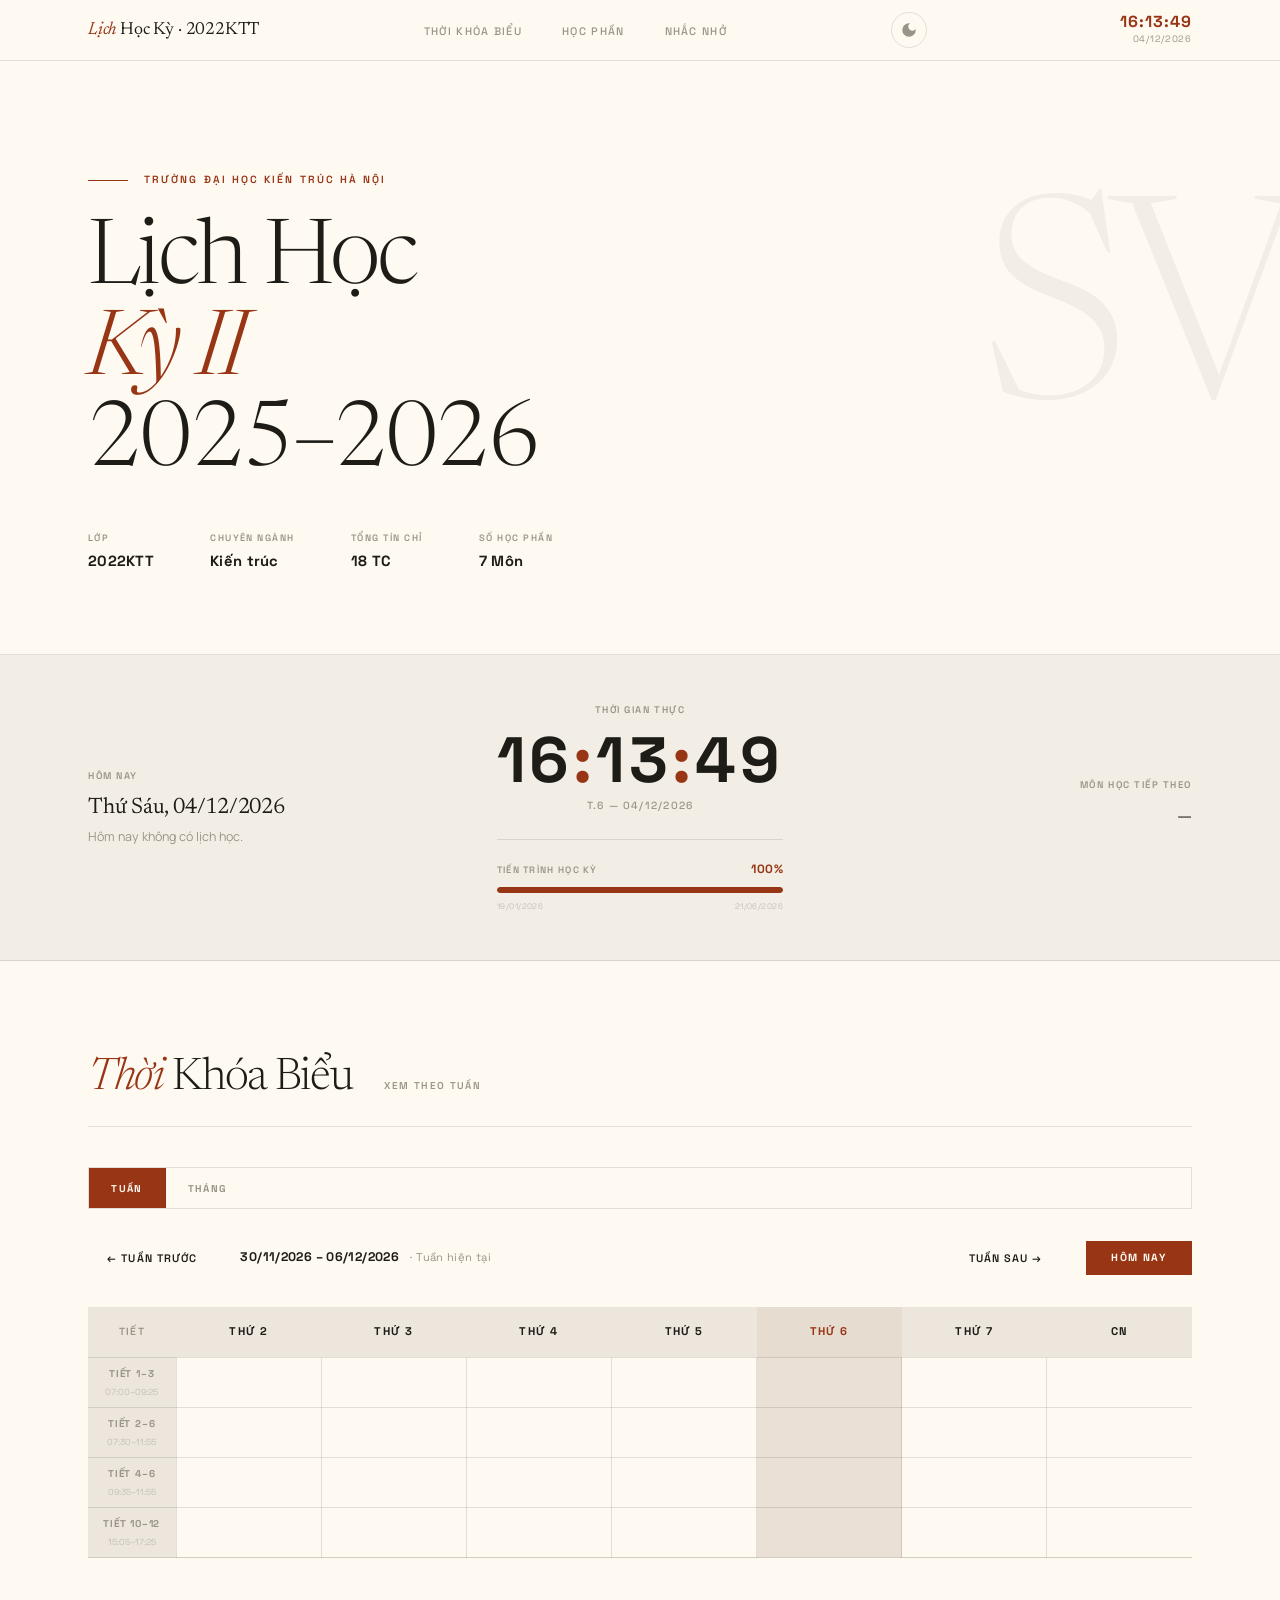
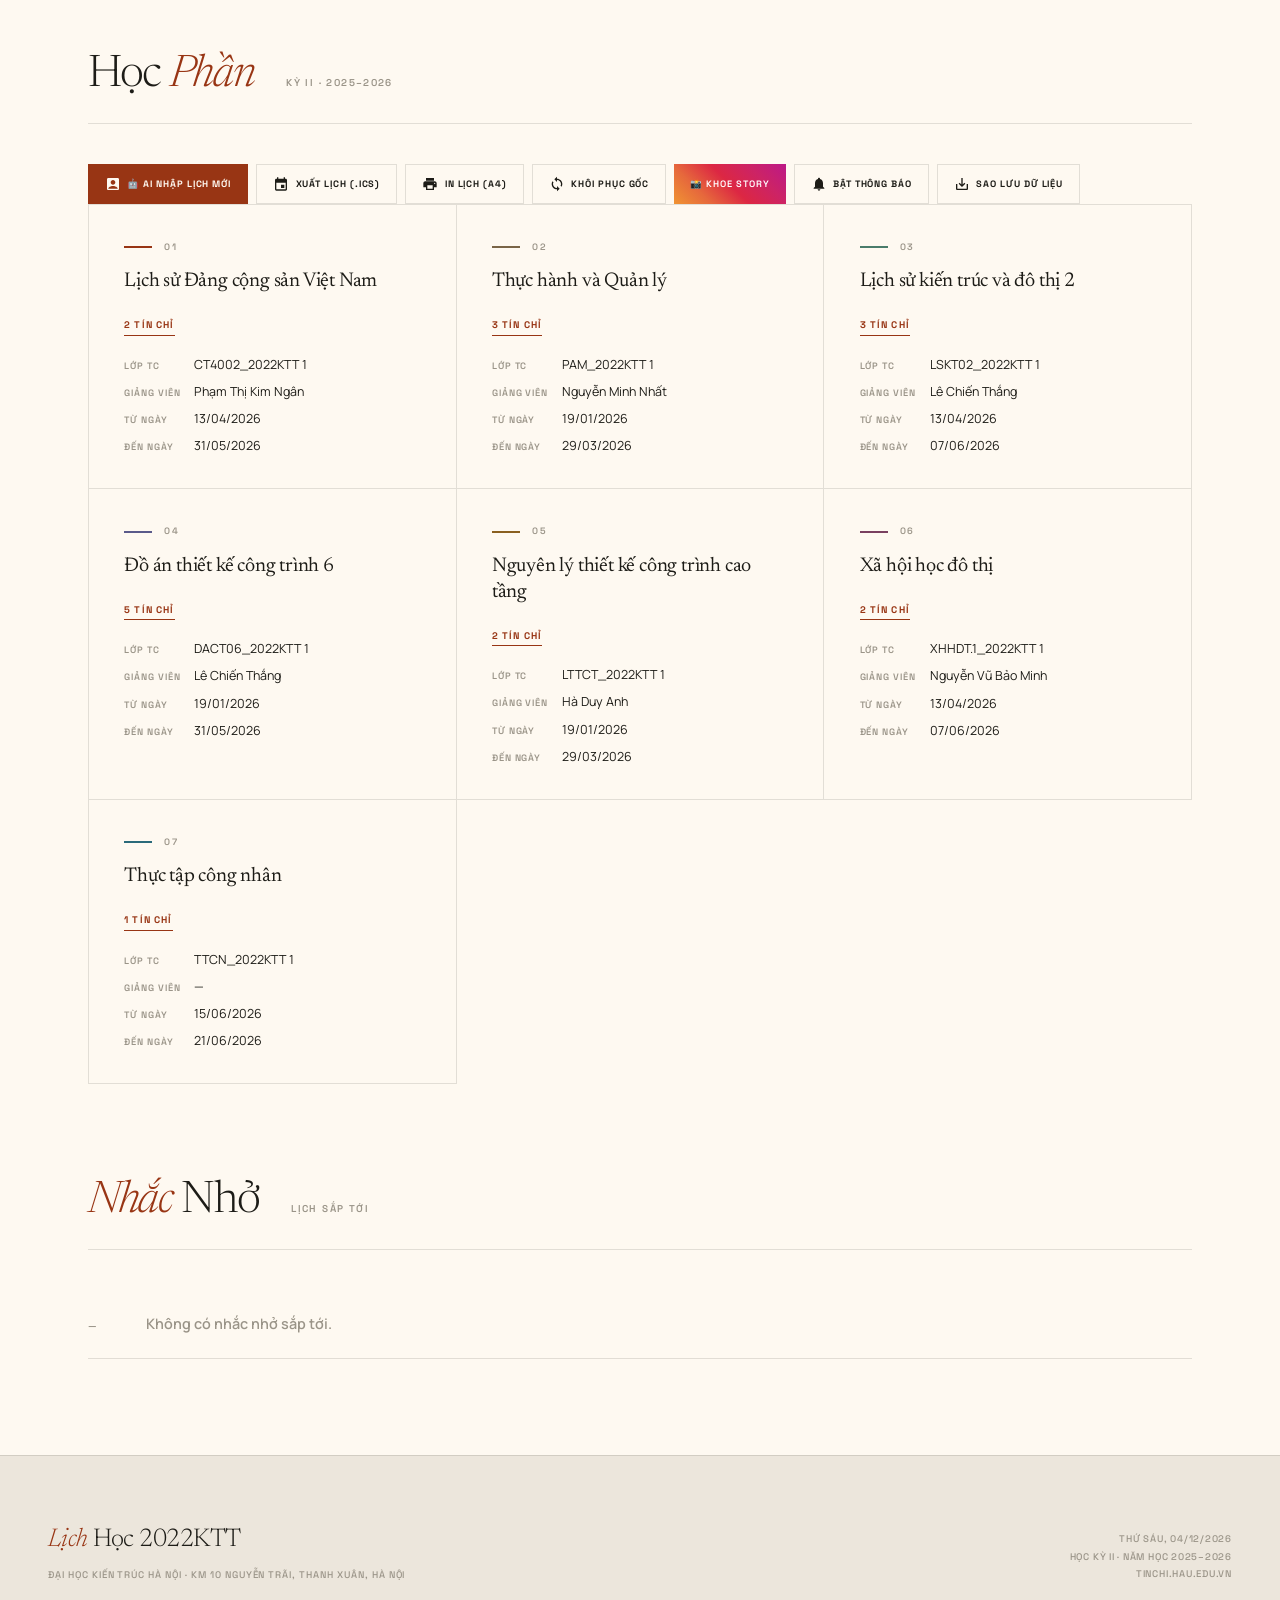
<file: index.html>
<!DOCTYPE html>
<html lang="vi">
<head>
<script>
(function () {
  var params = new URLSearchParams(window.location.search);
  if (params.get('force') === 'desktop') return;
  var isMobile = /Android|iPhone|iPad|iPod|Opera Mini|IEMobile|WPDesktop/i.test(navigator.userAgent);
  if (isMobile) {
    window.location.replace('./index.mobile.html');
  }
})();
</script>
<meta charset="UTF-8">
<meta name="viewport" content="width=device-width, initial-scale=1.0">
<title>Lịch Học — 2022KTT</title>
<link rel="manifest" href="./manifest.json">
<meta name="theme-color" content="#983514">
<meta name="apple-mobile-web-app-capable" content="yes">
<meta name="apple-mobile-web-app-status-bar-style" content="default">
<meta name="apple-mobile-web-app-title" content="Lịch Học">
<link rel="apple-touch-icon" href="./icon.svg">
<link href="https://fonts.googleapis.com/css2?family=Newsreader:ital,wght@0,300;0,400;0,600;1,300;1,400;1,600&family=Manrope:wght@300;400;500;600;700&family=Space+Grotesk:wght@300;400;500;600;700&display=swap" rel="stylesheet">
<link rel="stylesheet" href="./styles.css">
</head>
<body>

<!-- NAV -->
<nav>
  <div class="nav-inner">
    <a class="nav-brand" href="#"><em>Lịch</em> Học Kỳ · <span id="custom-nav-class" contenteditable="true" onblur="saveCustomText('nav-class', this.innerText)" spellcheck="false" title="Nhấn để đổi tên">2022KTT</span></a>
    <ul class="nav-links">
      <li><a href="#thoikhoa">Thời khóa biểu</a></li>
      <li><a href="#hocphan">Học phần</a></li>
      <li><a href="#nhacnho">Nhắc nhở</a></li>
    </ul>
    <button class="install-btn" id="installBtn" onclick="installApp()">
      <svg viewBox="0 0 24 24"><path d="M13 5v6h1.17L12 13.17 9.83 11H11V5h2m2-2H9v6H5l7 7 7-7h-4V3zm4 15H5v2h14v-2z"/></svg>
      Cài App
    </button>
    <button class="theme-toggle" id="themeToggle" onclick="toggleTheme()" title="Chế độ tối/sáng">
      <svg id="themeIcon" viewBox="0 0 24 24"><path d="M12 3a9 9 0 109 9c0-.46-.04-.92-.1-1.36a5.389 5.389 0 01-4.4 2.26 5.403 5.403 0 01-3.14-9.8c-.44-.06-.9-.1-1.36-.1z"/></svg>
    </button>
    <div class="nav-clock">
      <span class="nc-time" id="nav-time">00:00:00</span>
      <span class="nc-date" id="nav-date">—</span>
    </div>
  </div>
</nav>

<!-- HERO -->
<section class="hero">
  <div class="hero-ghost">SV</div>
  <div class="hero-inner">
    <div class="hero-eyebrow" id="custom-uni" contenteditable="true" onblur="saveCustomText('uni', this.innerText)" spellcheck="false" title="Nhấn để đổi tên trường">Trường Đại học Kiến trúc Hà Nội</div>
    <h1 class="hero-title" id="custom-term" contenteditable="true" onblur="saveCustomText('term', this.innerHTML)" spellcheck="false" title="Nhấn để đổi Tên kỳ học">Lịch Học<br><em>Kỳ II</em><br>2025–2026</h1>
    <div class="hero-stats">
      <div class="hs-item">
        <div class="hs-label">Lớp</div>
        <div class="hs-value" id="custom-class" contenteditable="true" onblur="saveCustomText('class', this.innerText)" spellcheck="false" title="Nhấn để đổi">2022KTT</div>
      </div>
      <div class="hs-item">
        <div class="hs-label">Chuyên ngành</div>
        <div class="hs-value" id="custom-major" contenteditable="true" onblur="saveCustomText('major', this.innerText)" spellcheck="false" title="Nhấn để đổi">Kiến trúc</div>
      </div>
      <div class="hs-item">
        <div class="hs-label">Tổng tín chỉ</div>
        <div class="hs-value">18 TC</div>
      </div>
      <div class="hs-item">
        <div class="hs-label">Số học phần</div>
        <div class="hs-value">7 Môn</div>
      </div>
    </div>
  </div>
</section>

<!-- TODAY STRIP -->
<section class="today-strip">
  <div class="ts-inner">
    <div class="ts-block">
      <div class="ts-label">Hôm nay</div>
      <div class="ts-value" id="ts-date">—</div>
      <div class="ts-sub" id="ts-classes">Đang kiểm tra...</div>
      <div id="in-class-indicator"></div>
    </div>
    <div class="ts-block clock-center">
      <div class="ts-label">Thời gian thực</div>
      <div class="d-clock" id="main-clock">00<span class="col">:</span>00<span class="col">:</span>00</div>
      <div class="d-date" id="main-weekday">—</div>
      <!-- Semester Progress -->
      <div class="progress-wrap" id="semester-progress"></div>
    </div>
    <div class="ts-block ts-right">
      <div class="ts-label">Môn học tiếp theo</div>
      <div class="ts-value" id="ts-next">—</div>
      <div class="ts-sub" id="ts-next-sub"></div>
    </div>
  </div>
</section>

<!-- TIMETABLE -->
<div class="wrap section-gap" id="thoikhoa">
  <div class="sec-head">
    <h2 class="sec-title"><em>Thời</em> Khóa Biểu</h2>
    <span class="sec-kicker" id="sec-kicker-view">Xem theo tuần</span>
  </div>
  <div class="view-toggle">
    <button class="vt-btn active" id="vtWeek" onclick="setView('week')">Tuần</button>
    <button class="vt-btn" id="vtMonth" onclick="setView('month')">Tháng</button>
  </div>
  <!-- WEEK VIEW -->
  <div id="week-view">
    <div class="week-nav">
      <button class="wbtn" onclick="changeWeek(-1)">← Tuần trước</button>
      <div class="wn-label" id="week-range">—<em id="week-tag"></em></div>
      <button class="wbtn" onclick="changeWeek(1)">Tuần sau →</button>
      <button class="wbtn-solid" onclick="goToday()">HÔM NAY</button>
    </div>
    <div class="tt-wrap">
      <table class="tt" id="timetable">
        <thead>
          <tr>
            <th>Tiết</th>
            <th class="dh" data-day="2">THỨ 2</th>
            <th class="dh" data-day="3">THỨ 3</th>
            <th class="dh" data-day="4">THỨ 4</th>
            <th class="dh" data-day="5">THỨ 5</th>
            <th class="dh" data-day="6">THỨ 6</th>
            <th class="dh" data-day="7">THỨ 7</th>
            <th class="dh" data-day="1">CN</th>
          </tr>
        </thead>
        <tbody id="tt-body"></tbody>
      </table>
    </div>

  </div>
  <!-- MONTH VIEW -->
  <div class="month-wrap" id="month-view">
    <div class="month-nav">
      <button class="mbtn" onclick="changeMonth(-1)">← Trước</button>
      <div class="month-title" id="month-title"></div>
      <button class="mbtn" onclick="changeMonth(1)">Sau →</button>
    </div>
    <div class="cal-grid" id="cal-grid"></div>
  </div>
</div>

<!-- SUBJECTS -->
<div class="wrap" id="hocphan">
  <div class="sec-head">
    <h2 class="sec-title">Học <em>Phần</em></h2>
    <span class="sec-kicker">Kỳ II · 2025–2026</span>
  </div>
  <div class="action-btns">
    <button class="act-btn act-btn-ai" onclick="openImportModal()">
      <svg viewBox="0 0 24 24"><path d="M19 3H5c-1.1 0-2 .9-2 2v14c0 1.1.9 2 2 2h14c1.1 0 2-.9 2-2V5c0-1.1-.9-2-2-2zm-7 3c1.93 0 3.5 1.57 3.5 3.5S13.93 13 12 13s-3.5-1.57-3.5-3.5S10.07 6 12 6zm7 13H5v-.23c0-.62.28-1.2.76-1.58C7.47 15.82 9.64 15 12 15s4.53.82 6.24 2.19c.48.38.76.97.76 1.58V19z"/></svg>
      <span>🤖 AI Nhập lịch mới</span>
    </button>
    <button class="act-btn" onclick="exportICS()">
      <svg viewBox="0 0 24 24"><path d="M19 4h-1V2h-2v2H8V2H6v2H5c-1.11 0-2 .9-2 2v14a2 2 0 002 2h14c1.1 0 2-.9 2-2V6c0-1.1-.9-2-2-2zm0 16H5V10h14v10zm-7-7h5v5h-5z"/></svg>
      Xuất Lịch (.ics)
    </button>
    <button class="act-btn" onclick="preparePrint()">
      <svg viewBox="0 0 24 24"><path d="M19 8H5c-1.66 0-3 1.34-3 3v6h4v4h12v-4h4v-6c0-1.66-1.34-3-3-3zm-3 11H8v-5h8v5zm3-7c-.55 0-1-.45-1-1s.45-1 1-1 1 .45 1 1-.45 1-1 1zm-1-9H6v4h12V3z"/></svg>
      In Lịch (A4)
    </button>
    <button class="act-btn" onclick="resetSchedule()">
      <svg viewBox="0 0 24 24"><path d="M12 4V1L8 5l4 4V6c3.31 0 6 2.69 6 6 0 1.01-.25 1.97-.7 2.8l1.46 1.46C19.54 15.03 20 13.57 20 12c0-4.42-3.58-8-8-8zm0 14c-3.31 0-6-2.69-6-6 0-1.01.25-1.97.7-2.8L5.24 7.74C4.46 8.97 4 10.43 4 12c0 4.42 3.58 8 8 8v3l4-4-4-4v3z"/></svg>
      Khôi phục gốc
    </button>
    <button class="act-btn" onclick="exportStory()" style="background: linear-gradient(45deg, #f09433 0%, #e6683c 25%, #dc2743 50%, #cc2366 75%, #bc1888 100%); color: white; border: none; font-weight: 600;">
      📸 Khoe Story
    </button>
    <button class="act-btn" id="notifBtn" onclick="toggleNotifications()">
      <svg viewBox="0 0 24 24"><path d="M12 22c1.1 0 2-.9 2-2h-4c0 1.1.89 2 2 2zm6-6v-5c0-3.07-1.64-5.64-4.5-6.32V4c0-.83-.67-1.5-1.5-1.5s-1.5.67-1.5 1.5v.68C7.63 5.36 6 7.92 6 11v5l-2 2v1h16v-1l-2-2z"/></svg>
      <span id="notifLabel">Bật thông báo</span>
    </button>
    <button class="act-btn" onclick="exportBackup()">
      <svg viewBox="0 0 24 24"><path d="M19 12v7H5v-7H3v7c0 1.1.9 2 2 2h14c1.1 0 2-.9 2-2v-7h-2zm-6 .67l2.59-2.58L17 11.5l-5 5-5-5 1.41-1.41L11 12.67V3h2v9.67z"/></svg>
      Sao lưu dữ liệu
    </button>
  </div>
  <div id="shared-panel"></div>
  <div class="subjects-grid" id="subjects-grid"></div>
</div>

<!-- REMINDERS -->
<div class="wrap" id="nhacnho">
  <div class="sec-head">
    <h2 class="sec-title"><em>Nhắc</em> Nhở</h2>
    <span class="sec-kicker">Lịch sắp tới</span>
  </div>
  <div class="rem-list" id="rem-list"></div>
</div>

<!-- FOOTER -->
<footer>
  <div class="ft-inner">
    <div class="ft-left">
      <h4><em>Lịch</em> Học 2022KTT</h4>
      <p>Đại học Kiến trúc Hà Nội · Km 10 Nguyễn Trãi, Thanh Xuân, Hà Nội</p>
    </div>
    <div class="ft-right">
      <div id="ft-date">—</div>
      <div>Học kỳ II · Năm học 2025–2026</div>
      <div>tinchi.hau.edu.vn</div>
    </div>
  </div>
</footer>

<!-- AI IMPORT MODAL -->
<div class="m-overlay" id="importModal" onclick="if(event.target===this)this.classList.remove('open')">
  <div class="m-box import-box">
    <button class="m-close" onclick="document.getElementById('importModal').classList.remove('open')">Đóng ×</button>
    <div class="m-eyebrow">🤖 AI Nhập lịch học</div>
    <h3 class="m-title">Nhập lịch từ <em>trang tín chỉ</em></h3>
    
    <div class="import-steps">
      <div class="import-step" style="margin-bottom:0.5rem">
        <span class="step-num">🔑</span>
        <span>Cung cấp API Key (Chỉ lưu trên máy bạn)</span>
      </div>
      <input type="password" id="geminiKey" class="import-textarea" style="min-height:40px; margin-bottom:1.5rem; border:1px solid #ccc; font-family:monospace;" placeholder="Dán Gemini API Key (AIzaSy...) vào đây..." onchange="localStorage.setItem('gemini-api-key', this.value.trim())">

      <div class="import-step">
        <span class="step-num">1</span>
        <span>Chụp màn hình TKB hoặc bôi đen dạng text</span>
      </div>
      
      <div class="import-input-wrap">
        <div class="file-upload-box">
           <input type="file" id="importImage" accept="image/*" onchange="previewImportImage(this)" style="display:none">
           <label for="importImage" class="file-upload-label">
             <svg viewBox="0 0 24 24"><path d="M21 19V5c0-1.1-.9-2-2-2H5c-1.1 0-2 .9-2 2v14c0 1.1.9 2 2 2h14c1.1 0 2-.9 2-2zM8.5 13.5l2.5 3.01L14.5 12l4.5 6H5l3.5-4.5z"/></svg>
             <span>Chọn ảnh TKB (Hoặc bấm Ctrl+V)</span>
           </label>
           <div id="importImagePreviewWrap" style="display:none; position:relative; margin-top:0.8rem;">
             <img id="importImagePreview" style="max-width:100%; border-radius:4px; border:1px solid var(--line);" />
             <button class="remove-img-btn" onclick="removeImportImage()">×</button>
           </div>
        </div>
        <div class="import-or">HOẶC</div>
        <textarea id="importHtml" class="import-textarea" placeholder="Paste văn bản hoặc HTML copy từ trang web..."></textarea>
      </div>

      <div class="import-step">
        <span class="step-num">2</span>
        <span>Nhấn nút để AI đọc và chuyển đổi tự động</span>
      </div>
      <button class="import-btn" id="importBtn" onclick="aiParseSchedule()">
        <svg viewBox="0 0 24 24" width="18" height="18"><path fill="currentColor" d="M12 2C6.48 2 2 6.48 2 12s4.48 10 10 10 10-4.48 10-10S17.52 2 12 2zm-2 15l-5-5 1.41-1.41L10 14.17l7.59-7.59L19 8l-9 9z"/></svg>
        <span id="importBtnText">🤖 AI Đọc lịch</span>
      </button>
      <div class="import-status" id="importStatus"></div>
    </div>

    <!-- Preview -->
    <div id="importPreview" class="import-preview" style="display:none">
      <div class="import-step"><span class="step-num">✓</span><span>Xem trước kết quả</span></div>
      <div class="import-info" id="importInfo"></div>
      <div class="import-table-wrap" id="importTableWrap"></div>
      <div class="import-actions">
        <button class="import-apply" onclick="applyImportedSchedule()">✓ Áp dụng lịch này</button>
        <button class="import-cancel" onclick="document.getElementById('importPreview').style.display='none'">Hủy</button>
      </div>
    </div>
  </div>
</div>

<!-- MODAL -->
<div class="m-overlay" id="modal" onclick="closeModalBg(event)">
  <div class="m-box">
    <button class="m-close" onclick="document.getElementById('modal').classList.remove('open')">Đóng ×</button>
    <div class="m-eyebrow">Chi tiết học phần</div>
    <h3 class="m-title" id="m-title"></h3>
    <div id="m-body"></div>
  </div>
</div>

<!-- INSTALL BANNER -->
<div class="install-banner" id="installBanner">
  <div class="ib-inner">
    <div class="ib-text">
      <div class="ib-icon">
        <svg viewBox="0 0 24 24"><path d="M19 9h-4V3H9v6H5l7 7 7-7zM5 18v2h14v-2H5z"/></svg>
      </div>
      <div class="ib-info">
        <h4>Cài đặt Lịch Học</h4>
        <p>Thêm vào màn hình chính để truy cập nhanh</p>
      </div>
    </div>
    <div class="ib-actions">
      <button class="ib-install" onclick="installApp()">Cài đặt</button>
      <button class="ib-dismiss" onclick="dismissBanner()">Để sau</button>
    </div>
  </div>
</div>

<!-- MAP MODAL -->
<div class="m-overlay" id="mapModal" onclick="if(event.target===this) closeMap()">
  <div class="m-box" style="max-width:850px; width:95%; padding: 1.5rem;">
    <button class="m-close" onclick="closeMap()">Đóng ×</button>
    <div class="m-eyebrow">🗺️ Sơ đồ chỉ đường</div>
    <h3 class="m-title" id="mapRoomTitle" style="margin-bottom:0.2rem">Phòng ...</h3>
    <p style="font-size:0.85rem; color:var(--muted); margin-bottom:1rem; font-weight:600;" id="mapRoomDesc">Vị trí: ...</p>
    
    <div style="width:100%; overflow-x:auto; border:1px solid var(--line); border-radius:8px; background:#fff; position:relative;">
      <svg viewBox="0 0 950 550" style="width:100%; min-width:700px; height:auto; display:block;" id="campusMapSvg">
        <defs>
          <filter id="glow" x="-20%" y="-20%" width="140%" height="140%">
            <feGaussianBlur stdDeviation="6" result="blur" />
            <feComposite in="SourceGraphic" in2="blur" operator="over" />
          </filter>
        </defs>

        <!-- Nền Grid -->
        <rect width="950" height="550" fill="#f8f9fa"/>
        <!-- Cổng -->
        <text x="880" y="270" font-weight="900" font-size="18" fill="#333">CỔNG VÀO</text>
        <path d="M860,100 L860,500" stroke="#ccc" stroke-width="4" stroke-dasharray="10,5" fill="none"/>
        <circle cx="860" cy="265" r="8" fill="#e74c3c"/>

        <!-- Tòa U / Khối nhà chính góc phải -->
        <!-- Góc phải theo sơ đồ là Nhà Mỹ thuật (dưới), Nhà Triển lãm (trên) và khu vực "Bạn đang ở đây" nối với thư viện/khảo thí -->
        <rect id="bdg-U" x="650" y="240" width="180" height="150" fill="#e2e8f0" stroke="#94a3b8" stroke-width="3" rx="4"/>
        <text x="740" y="315" font-weight="bold" font-size="14" text-anchor="middle" fill="#475569">Khu Vực "Bạn đang ở đây"</text>

        <!-- Nhà Mỹ Thuật (M) -->
        <rect id="bdg-M" x="720" y="440" width="110" height="60" fill="#e2e8f0" stroke="#94a3b8" stroke-width="3" rx="4"/>
        <text x="775" y="475" font-size="13" font-weight="bold" text-anchor="middle" fill="#475569">Nhà Mỹ Thuật (M)</text>

        <!-- Nhà Triển Lãm -->
        <rect id="bdg-TL" x="650" y="100" width="180" height="60" fill="#e2e8f0" stroke="#94a3b8" stroke-width="3" rx="4"/>
        <text x="740" y="135" font-size="13" font-weight="bold" text-anchor="middle" fill="#475569">Nhà Triển Lãm</text>

        <!-- Nhà H Cũ -->
        <rect id="bdg-Hold" x="480" y="100" width="130" height="80" fill="#e2e8f0" stroke="#94a3b8" stroke-width="3" rx="4"/>
        <circle cx="545" cy="140" r="18" fill="#fff" stroke="#94a3b8" stroke-width="2"/>
        <text x="545" y="145" font-size="16" font-weight="bold" text-anchor="middle" fill="#333">H</text>

        <!-- Nhà Thi Đấu (Ban coi thi cũ) -->
        <rect id="bdg-G" x="280" y="100" width="170" height="170" fill="#e2e8f0" stroke="#94a3b8" stroke-width="3" rx="4"/>
        <text x="365" y="190" font-weight="bold" font-size="15" text-anchor="middle" fill="#475569">Nhà Thi Đấu</text>

        <!-- Tòa H (Mới - Công Trường cũ) -->
        <rect id="bdg-H" x="250" y="300" width="370" height="200" fill="#e2e8f0" stroke="#94a3b8" stroke-width="3" rx="4"/>
        <text x="435" y="405" font-weight="900" font-size="22" letter-spacing="2" text-anchor="middle" fill="#475569">TÒA H (MỚI)</text>

        <!-- Tòa E -->
        <rect id="bdg-E" x="120" y="140" width="110" height="150" fill="#e2e8f0" stroke="#94a3b8" stroke-width="3" rx="4"/>
        <circle cx="175" cy="215" r="18" fill="#fff" stroke="#94a3b8" stroke-width="2"/>
        <text x="175" y="221" font-size="16" font-weight="bold" text-anchor="middle" fill="#333">E</text>

        <!-- Tòa C -->
        <rect id="bdg-C" x="120" y="320" width="60" height="180" fill="#e2e8f0" stroke="#94a3b8" stroke-width="3" rx="4"/>
        <circle cx="150" cy="500" r="15" fill="#fff" stroke="#94a3b8" stroke-width="2"/>
        <text x="150" y="505" font-size="14" font-weight="bold" text-anchor="middle" fill="#333">C</text>

        <!-- Tòa K -->
        <rect id="bdg-K" x="120" y="80" width="70" height="50" fill="#e2e8f0" stroke="#94a3b8" stroke-width="3" rx="4"/>
        <circle cx="155" cy="105" r="12" fill="#fff" stroke="#94a3b8" stroke-width="2"/>
        <text x="155" y="110" font-size="12" font-weight="bold" text-anchor="middle" fill="#333">K</text>
      </svg>
    </div>
  </div>
</div>

<script src="./app.js"></script>
</body>
</html>
</file>
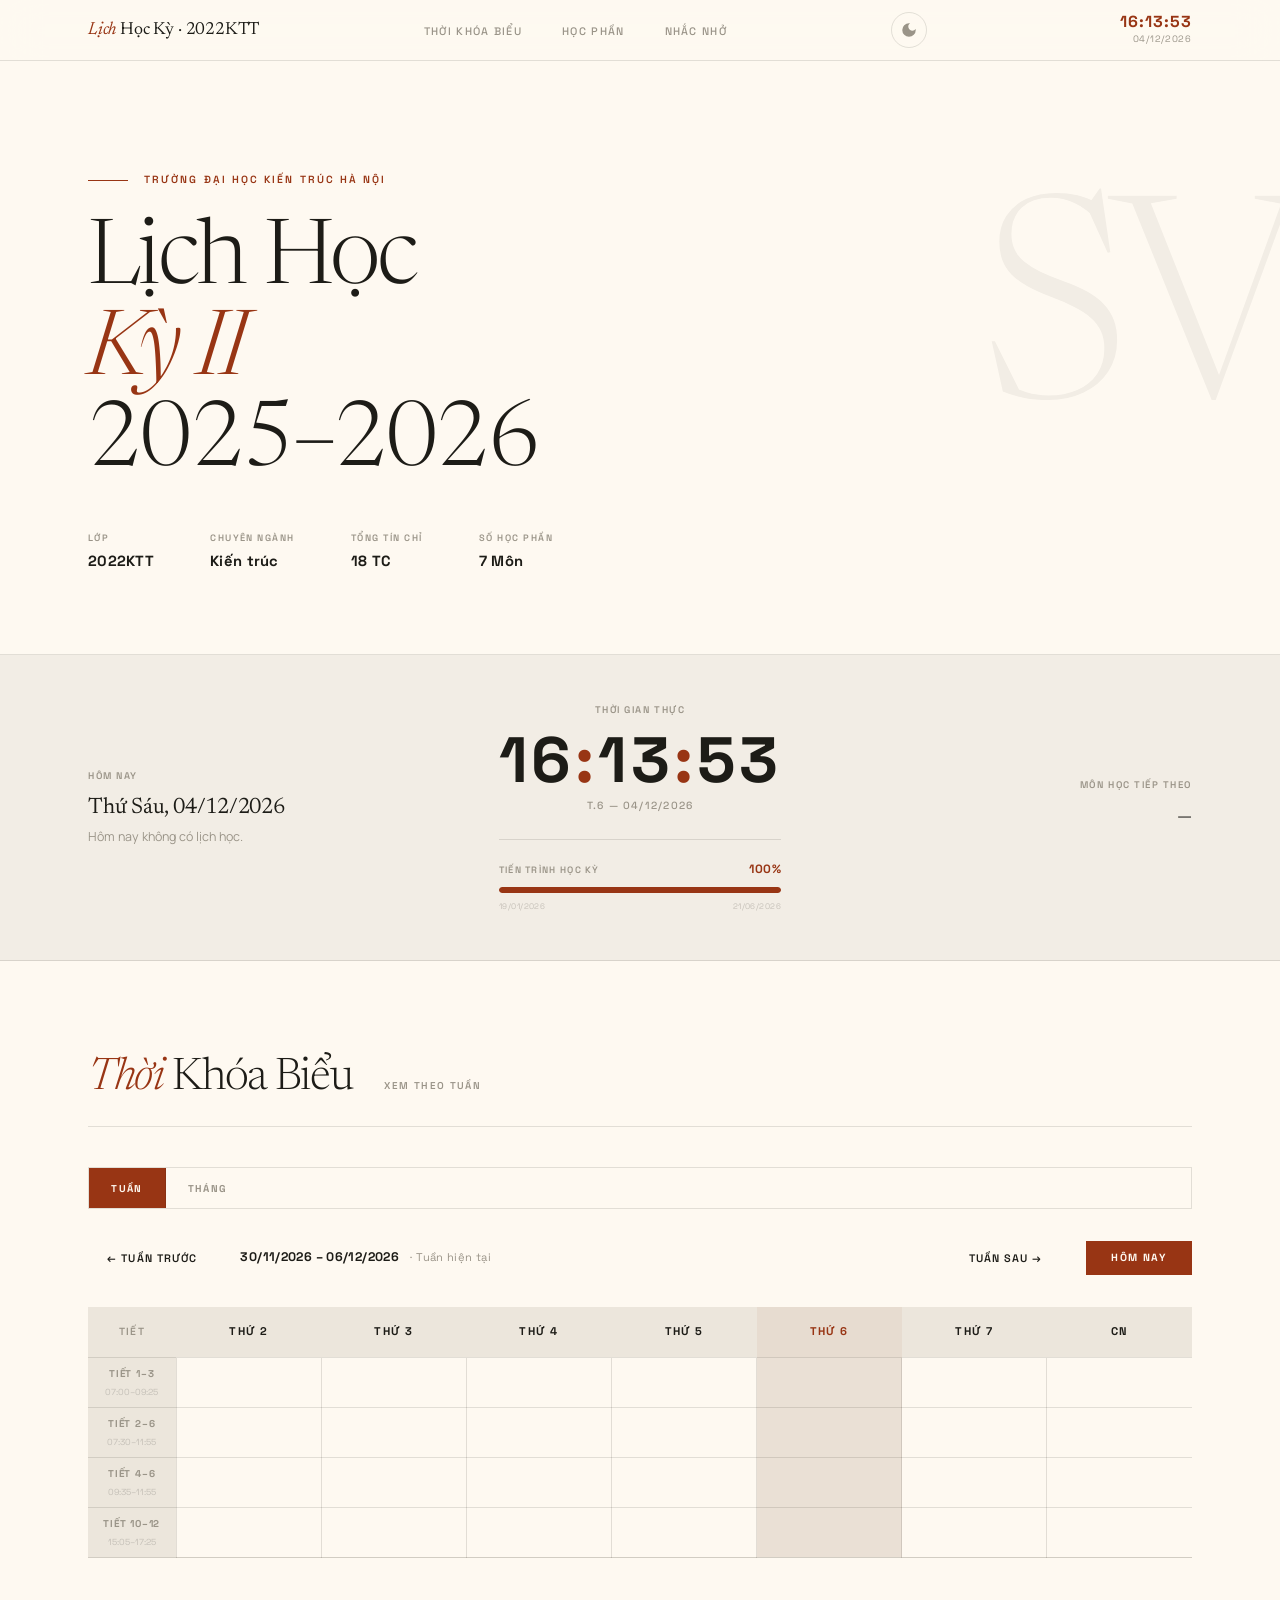
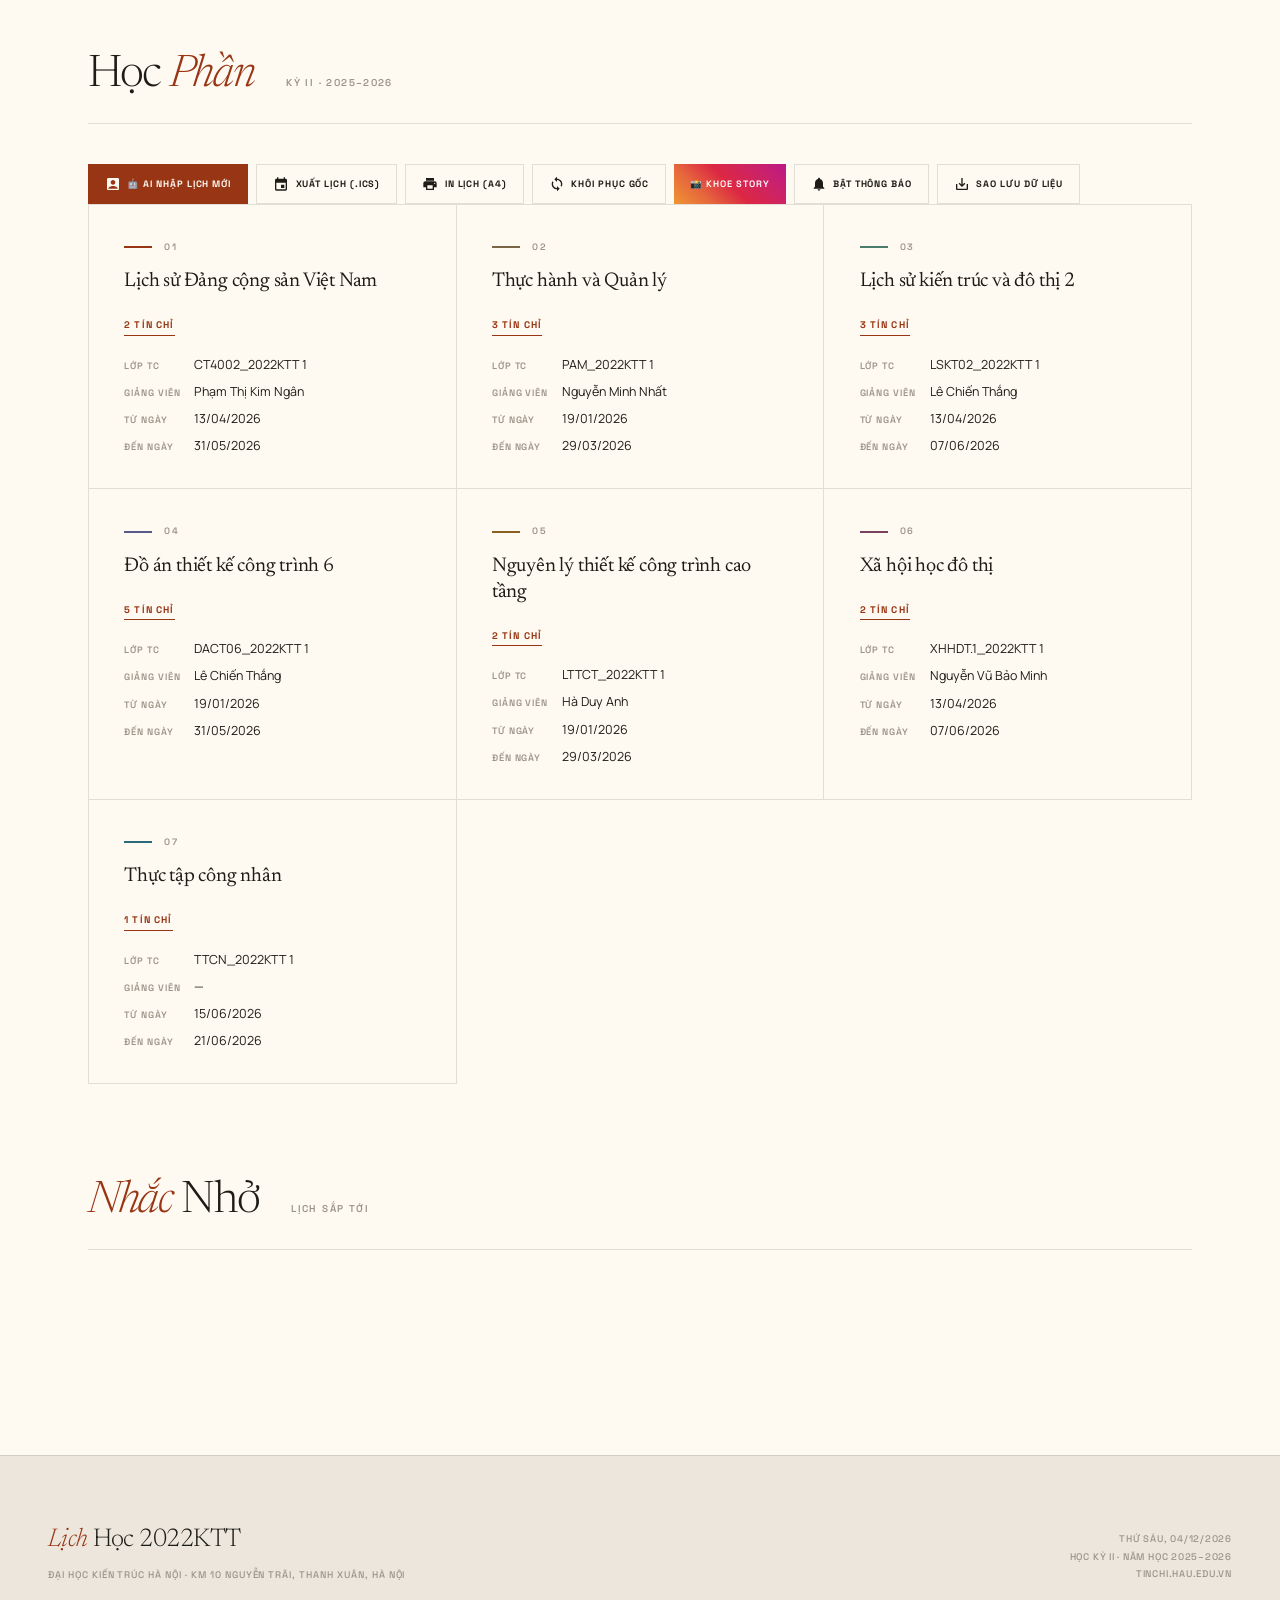
<file: index.mobile.html>
<!DOCTYPE html>
<html lang="vi">
<head>
<meta charset="UTF-8">
<script>
(function () {
  var params = new URLSearchParams(window.location.search);
  if (params.get('force') === 'mobile') return;
  var isMobile = /Android|iPhone|iPad|iPod|Opera Mini|IEMobile|WPDesktop/i.test(navigator.userAgent);
  if (!isMobile) {
    window.location.replace('./index.html');
  }
})();
</script>
<meta name="viewport" content="width=device-width, initial-scale=1.0, maximum-scale=1.0, user-scalable=no">
<title>Lịch Học — 2022KTT</title>
<link rel="manifest" href="./manifest.json">
<meta name="theme-color" content="#983514">
<meta name="apple-mobile-web-app-capable" content="yes">
<meta name="apple-mobile-web-app-status-bar-style" content="default">
<meta name="apple-mobile-web-app-title" content="Lịch Học">
<link rel="apple-touch-icon" href="./icon.svg">
<link href="https://fonts.googleapis.com/css2?family=Newsreader:ital,wght@0,300;0,400;0,600;1,300;1,400;1,600&family=Manrope:wght@300;400;500;600;700&family=Space+Grotesk:wght@300;400;500;600;700&display=swap" rel="stylesheet">
<link rel="stylesheet" href="./styles.mobile.css">
</head>
<body>

<!-- TOP NAV -->
<nav class="top-nav">
  <a class="nav-brand" href="#"><em>Lịch</em> Học Kỳ · <span id="custom-nav-class" contenteditable="true" onblur="saveCustomText('nav-class', this.innerText)" spellcheck="false">2022KTT</span></a>
  <button class="install-btn" id="installBtn" onclick="installApp()">
    <svg viewBox="0 0 24 24"><path d="M13 5v6h1.17L12 13.17 9.83 11H11V5h2m2-2H9v6H5l7 7 7-7h-4V3zm4 15H5v2h14v-2z"/></svg>
    Cài App
  </button>
  <button class="theme-toggle" id="themeToggle" onclick="toggleTheme()" title="Chế độ tối/sáng">
    <svg id="themeIcon" viewBox="0 0 24 24"><path d="M12 3a9 9 0 109 9c0-.46-.04-.92-.1-1.36a5.389 5.389 0 01-4.4 2.26 5.403 5.403 0 01-3.14-9.8c-.44-.06-.9-.1-1.36-.1z"/></svg>
  </button>
  <div class="nav-clock-wrap">
    <span class="nc-time" id="nav-time">00:00:00</span>
    <span class="nc-date" id="nav-date">—</span>
  </div>
</nav>

<!-- HERO -->
<section class="hero" id="today">
  <div class="hero-ghost">SV</div>
  <div class="hero-inner">
    <div class="hero-eyebrow" id="custom-uni" contenteditable="true" onblur="saveCustomText('uni', this.innerText)" spellcheck="false">Trường Đại học Kiến trúc Hà Nội</div>
    <h1 class="hero-title" id="custom-term" contenteditable="true" onblur="saveCustomText('term', this.innerHTML)" spellcheck="false">Lịch Học<br><em>Kỳ II</em><br>2025–2026</h1>
    <div class="hero-stats">
      <div class="hs-item"><div class="hs-label">Lớp</div><div class="hs-value" id="custom-class" contenteditable="true" onblur="saveCustomText('class', this.innerText)" spellcheck="false">2022KTT</div></div>
      <div class="hs-item"><div class="hs-label">Chuyên ngành</div><div class="hs-value" id="custom-major" contenteditable="true" onblur="saveCustomText('major', this.innerText)" spellcheck="false">Kiến trúc</div></div>
      <div class="hs-item"><div class="hs-label">Tổng tín chỉ</div><div class="hs-value">18 TC</div></div>
      <div class="hs-item"><div class="hs-label">Số học phần</div><div class="hs-value">7 Môn</div></div>
    </div>
  </div>
</section>

<!-- TODAY STRIP -->
<section class="today-strip">
  <div class="ts-clock">
    <div class="d-clock" id="main-clock">00<span class="col">:</span>00<span class="col">:</span>00</div>
    <div class="d-date" id="main-weekday">—</div>
    <div class="progress-wrap" id="semester-progress"></div>
  </div>
  <div class="ts-grid">
    <div>
      <div class="ts-label">Hôm nay</div>
      <div class="ts-value" id="ts-date">—</div>
      <div class="ts-sub" id="ts-classes">Đang kiểm tra...</div>
      <div id="in-class-indicator"></div>
    </div>
    <div>
      <div class="ts-label">Môn học tiếp theo</div>
      <div class="ts-value" id="ts-next">—</div>
      <div class="ts-sub" id="ts-next-sub"></div>
    </div>
  </div>
</section>

<!-- TIMETABLE -->
<div class="wrap section-gap" id="thoikhoa">
  <div class="sec-head">
    <h2 class="sec-title"><em>Thời</em> Khóa Biểu</h2>
    <span class="sec-kicker" id="sec-kicker-view">Xem theo tuần</span>
  </div>
  <div class="view-toggle">
    <button class="vt-btn active" id="vtWeek" onclick="setView('week')">Tuần</button>
    <button class="vt-btn" id="vtMonth" onclick="setView('month')">Tháng</button>
  </div>
  <!-- WEEK VIEW -->
  <div id="week-view">
    <div class="week-nav">
      <button class="wbtn" onclick="changeWeek(-1)">← Tuần trước</button>
      <div class="wn-label" id="week-range">—<em id="week-tag"></em></div>
      <button class="wbtn" onclick="changeWeek(1)">Tuần sau →</button>
      <button class="wbtn-solid" onclick="goToday()">HÔM NAY</button>
    </div>
    <div class="mob-daylist" id="mob-daylist"></div>
  </div>
  <!-- MONTH VIEW -->
  <div class="month-wrap" id="month-view">
    <div class="month-nav">
      <button class="mbtn" onclick="changeMonth(-1)">← Trước</button>
      <div class="month-title" id="month-title"></div>
      <button class="mbtn" onclick="changeMonth(1)">Sau →</button>
    </div>
    <div class="cal-grid" id="cal-grid"></div>
  </div>
</div>

<!-- SUBJECTS -->
<div class="wrap section-gap" id="hocphan">
  <div class="sec-head">
    <h2 class="sec-title">Học <em>Phần</em></h2>
    <span class="sec-kicker">Kỳ II · 2025–2026</span>
  </div>
  <div class="action-btns">
    <button class="act-btn act-btn-ai" onclick="openImportModal()">
      <svg viewBox="0 0 24 24"><path d="M19 3H5c-1.1 0-2 .9-2 2v14c0 1.1.9 2 2 2h14c1.1 0 2-.9 2-2V5c0-1.1-.9-2-2-2zm-7 3c1.93 0 3.5 1.57 3.5 3.5S13.93 13 12 13s-3.5-1.57-3.5-3.5S10.07 6 12 6zm7 13H5v-.23c0-.62.28-1.2.76-1.58C7.47 15.82 9.64 15 12 15s4.53.82 6.24 2.19c.48.38.76.97.76 1.58V19z"/></svg>
      <span>🤖 AI Nhập lịch mới</span>
    </button>
    <button class="act-btn" onclick="exportICS()">
      <svg viewBox="0 0 24 24"><path d="M19 4h-1V2h-2v2H8V2H6v2H5c-1.11 0-2 .9-2 2v14a2 2 0 002 2h14c1.1 0 2-.9 2-2V6c0-1.1-.9-2-2-2zm0 16H5V10h14v10zm-7-7h5v5h-5z"/></svg>
      Xuất File Calendar (.ics)
    </button>
    <button class="act-btn" onclick="preparePrint()">
      <svg viewBox="0 0 24 24"><path d="M19 8H5c-1.66 0-3 1.34-3 3v6h4v4h12v-4h4v-6c0-1.66-1.34-3-3-3zm-3 11H8v-5h8v5zm3-7c-.55 0-1-.45-1-1s.45-1 1-1 1 .45 1 1-.45 1-1 1zm-1-9H6v4h12V3z"/></svg>
      In ra giấy (A4)
    </button>
    <button class="act-btn" onclick="resetSchedule()">
      <svg viewBox="0 0 24 24"><path d="M12 4V1L8 5l4 4V6c3.31 0 6 2.69 6 6 0 1.01-.25 1.97-.7 2.8l1.46 1.46C19.54 15.03 20 13.57 20 12c0-4.42-3.58-8-8-8zm0 14c-3.31 0-6-2.69-6-6 0-1.01.25-1.97.7-2.8L5.24 7.74C4.46 8.97 4 10.43 4 12c0 4.42 3.58 8 8 8v3l4-4-4-4v3z"/></svg>
      Khôi phục gốc
    </button>
    <button class="act-btn" onclick="exportStory()" style="background: linear-gradient(45deg, #f09433 0%, #e6683c 25%, #dc2743 50%, #cc2366 75%, #bc1888 100%); color: white; border: none; font-weight: 600;">
      📸 Khoe Story
    </button>
    <button class="act-btn" id="notifBtn" onclick="toggleNotifications()">
      <svg viewBox="0 0 24 24"><path d="M12 22c1.1 0 2-.9 2-2h-4c0 1.1.89 2 2 2zm6-6v-5c0-3.07-1.64-5.64-4.5-6.32V4c0-.83-.67-1.5-1.5-1.5s-1.5.67-1.5 1.5v.68C7.63 5.36 6 7.92 6 11v5l-2 2v1h16v-1l-2-2z"/></svg>
      <span id="notifLabel">Bật thông báo</span>
    </button>
  </div>
  <div id="shared-panel"></div>
  <div class="subjects-grid" id="subjects-grid"></div>
</div>

<!-- REMINDERS -->
<div class="wrap section-gap" id="nhacnho">
  <div class="sec-head">
    <h2 class="sec-title"><em>Nhắc</em> Nhở</h2>
    <span class="sec-kicker">Lịch sắp tới</span>
  </div>
  <div class="rem-list" id="rem-list"></div>
</div>

<!-- FOOTER -->
<footer>
  <div class="ft-inner">
    <div class="ft-left">
      <h4><em>Lịch</em> Học 2022KTT</h4>
      <p>Đại học Kiến trúc Hà Nội · Km 10 Nguyễn Trãi, Thanh Xuân, Hà Nội</p>
    </div>
    <div class="ft-right">
      <div id="ft-date">—</div>
      <div>Học kỳ II · Năm học 2025–2026</div>
      <div>tinchi.hau.edu.vn</div>
    </div>
  </div>
</footer>

<!-- AI IMPORT MODAL -->
<div class="m-overlay" id="importModal" onclick="if(event.target===this)this.classList.remove('open')">
  <div class="m-box import-box">
    <button class="m-close" onclick="document.getElementById('importModal').classList.remove('open')">Đóng ×</button>
    <div class="m-eyebrow">🤖 AI Nhập lịch học</div>
    <h3 class="m-title">Nhập lịch từ <em>trang tín chỉ</em></h3>
    
    <div class="import-steps">
      <div class="import-step" style="margin-bottom:0.5rem">
        <span class="step-num">🔑</span>
        <span>Cung cấp API Key (Chỉ lưu trên máy)</span>
      </div>
      <input type="password" id="geminiKey" class="import-textarea" style="min-height:40px; margin-bottom:1rem; border:1px solid #ccc; font-family:monospace;" placeholder="Dán Gemini API Key (AIzaSy...) vào đây..." onchange="localStorage.setItem('gemini-api-key', this.value.trim())">

      <div class="import-step">
        <span class="step-num">1</span>
        <span>Chụp màn hình TKB hoặc bôi đen dạng text</span>
      </div>
      
      <div class="import-input-wrap">
        <div class="file-upload-box">
           <input type="file" id="importImage" accept="image/*" onchange="previewImportImage(this)" style="display:none">
           <label for="importImage" class="file-upload-label">
             <svg viewBox="0 0 24 24"><path d="M21 19V5c0-1.1-.9-2-2-2H5c-1.1 0-2 .9-2 2v14c0 1.1.9 2 2 2h14c1.1 0 2-.9 2-2zM8.5 13.5l2.5 3.01L14.5 12l4.5 6H5l3.5-4.5z"/></svg>
             <span>Chọn ảnh TKB (Hoặc bấm Ctrl+V)</span>
           </label>
           <div id="importImagePreviewWrap" style="display:none; position:relative; margin-top:0.8rem;">
             <img id="importImagePreview" style="max-width:100%; border-radius:4px; border:1px solid var(--line);" />
             <button class="remove-img-btn" onclick="removeImportImage()">×</button>
           </div>
        </div>
        <div class="import-or">HOẶC</div>
        <textarea id="importHtml" class="import-textarea" placeholder="Paste văn bản hoặc HTML copy từ trang web..."></textarea>
      </div>

      <div class="import-step">
        <span class="step-num">2</span>
        <span>Nhấn nút để AI đọc và chuyển đổi tự động</span>
      </div>
      <button class="import-btn" id="importBtn" onclick="aiParseSchedule()">
        <svg viewBox="0 0 24 24" width="18" height="18"><path fill="currentColor" d="M12 2C6.48 2 2 6.48 2 12s4.48 10 10 10 10-4.48 10-10S17.52 2 12 2zm-2 15l-5-5 1.41-1.41L10 14.17l7.59-7.59L19 8l-9 9z"/></svg>
        <span id="importBtnText">🤖 AI Đọc lịch</span>
      </button>
      <div class="import-status" id="importStatus"></div>
    </div>

    <!-- Preview -->
    <div id="importPreview" class="import-preview" style="display:none">
      <div class="import-step"><span class="step-num">✓</span><span>Xem trước kết quả</span></div>
      <div class="import-info" id="importInfo"></div>
      <div class="import-table-wrap" id="importTableWrap"></div>
      <div class="import-actions">
        <button class="import-apply" onclick="applyImportedSchedule()">✓ Áp dụng lịch này</button>
        <button class="import-cancel" onclick="document.getElementById('importPreview').style.display='none'">Hủy</button>
      </div>
    </div>
  </div>
</div>

<!-- MODAL -->
<div class="m-overlay" id="modal" onclick="closeModalBg(event)">
  <div class="m-box">
    <button class="m-close" onclick="document.getElementById('modal').classList.remove('open')">Đóng ×</button>
    <div class="m-eyebrow">Chi tiết học phần</div>
    <h3 class="m-title" id="m-title"></h3>
    <div id="m-body"></div>
  </div>
</div>

<!-- INSTALL BANNER -->
<div class="install-banner" id="installBanner">
  <div class="ib-inner">
    <div class="ib-text">
      <div class="ib-icon"><svg viewBox="0 0 24 24"><path d="M19 9h-4V3H9v6H5l7 7 7-7zM5 18v2h14v-2H5z"/></svg></div>
      <div class="ib-info">
        <h4>Cài đặt Lịch Học</h4>
        <p>Thêm vào màn hình chính để truy cập nhanh</p>
      </div>
    </div>
    <div class="ib-actions">
      <button class="ib-install" onclick="installApp()">Cài đặt</button>
      <button class="ib-dismiss" onclick="dismissBanner()">Để sau</button>
    </div>
  </div>
</div>

<!-- BOTTOM NAV -->
<nav class="mob-nav" id="mobNav">
  <div class="mob-nav-inner">
    <a class="mob-tab active" href="#today" onclick="mobScroll(event,'today')">
      <svg viewBox="0 0 24 24"><path d="M11.99 2C6.47 2 2 6.48 2 12s4.47 10 9.99 10C17.52 22 22 17.52 22 12S17.52 2 11.99 2zM12 20c-4.42 0-8-3.58-8-8s3.58-8 8-8 8 3.58 8 8-3.58 8-8 8zm.5-13H11v6l5.25 3.15.75-1.23-4.5-2.67z"/></svg>
      <span>Hôm nay</span>
    </a>
    <a class="mob-tab" href="#thoikhoa" onclick="mobScroll(event,'thoikhoa')">
      <svg viewBox="0 0 24 24"><path d="M3 17h2v-7H3v7zm4 0h2V7H7v10zm4 0h2V4h-2v13zm4 0h2V10h-2v7zm4 0h2v-4h-2v4z"/></svg>
      <span>Lịch học</span>
    </a>
    <a class="mob-tab" href="#hocphan" onclick="mobScroll(event,'hocphan')">
      <svg viewBox="0 0 24 24"><path d="M21 5c-1.11-.35-2.33-.5-3.5-.5-1.95 0-4.05.4-5.5 1.5-1.45-1.1-3.55-1.5-5.5-1.5S2.45 4.9 1 6v14.65c0 .25.25.5.5.5.1 0 .15-.05.25-.05C3.1 20.45 5.05 20 6.5 20c1.95 0 4.05.4 5.5 1.5 1.35-.85 3.8-1.5 5.5-1.5 1.65 0 3.35.3 4.75 1.05.1.05.15.05.25.05.25 0 .5-.25.5-.5V6c-.6-.45-1.25-.75-2-1zm0 13.5c-1.1-.35-2.3-.5-3.5-.5-1.7 0-4.15.65-5.5 1.5V8c1.35-.85 3.8-1.5 5.5-1.5 1.2 0 2.4.15 3.5.5v11.5z"/></svg>
      <span>Học phần</span>
    </a>
    <a class="mob-tab" href="#nhacnho" onclick="mobScroll(event,'nhacnho')">
      <svg viewBox="0 0 24 24"><path d="M12 22c1.1 0 2-.9 2-2h-4c0 1.1.89 2 2 2zm6-6v-5c0-3.07-1.64-5.64-4.5-6.32V4c0-.83-.67-1.5-1.5-1.5s-1.5.67-1.5 1.5v.68C7.63 5.36 6 7.92 6 11v5l-2 2v1h16v-1l-2-2zm-2 1H8v-6c0-2.48 1.51-4.5 4-4.5s4 2.02 4 4.5v6z"/></svg>
      <span>Nhắc nhở</span>
    </a>
  </div>
</nav>

<!-- MAP MODAL -->
<div class="m-overlay" id="mapModal" onclick="if(event.target===this) closeMap()">
  <div class="m-box" style="max-width:95%; width:95%; padding: 1.2rem;">
    <button class="m-close" onclick="closeMap()">Đóng ×</button>
    <div class="m-eyebrow">🗺️ Sơ đồ chỉ đường</div>
    <h3 class="m-title" id="mapRoomTitle" style="margin-bottom:0.2rem">Phòng ...</h3>
    <p style="font-size:0.75rem; color:var(--muted); margin-bottom:1rem; font-weight:600;" id="mapRoomDesc">Vị trí: ...</p>
    
    <div style="width:100%; overflow-x:auto; border:1px solid var(--line); border-radius:8px; background:#fff;">
      <svg viewBox="0 0 950 550" style="width:100%; min-width:600px; height:auto; display:block;" id="campusMapSvg">
        <defs>
          <filter id="glow" x="-20%" y="-20%" width="140%" height="140%">
            <feGaussianBlur stdDeviation="6" result="blur" />
            <feComposite in="SourceGraphic" in2="blur" operator="over" />
          </filter>
        </defs>

        <rect width="950" height="550" fill="#f8f9fa"/>
        <!-- Cổng -->
        <text x="880" y="270" font-weight="900" font-size="18" fill="#333">CỔNG</text>
        <path d="M860,100 L860,500" stroke="#ccc" stroke-width="4" stroke-dasharray="10,5" fill="none"/>
        <circle cx="860" cy="265" r="8" fill="#e74c3c"/>

        <!-- Tòa U -->
        <rect id="bdg-U" x="650" y="240" width="180" height="150" fill="#e2e8f0" stroke="#94a3b8" stroke-width="3" rx="4"/>
        <text x="740" y="315" font-weight="bold" font-size="14" text-anchor="middle" fill="#475569">Khu Bạn Ở Đây</text>

        <!-- Nhà Mỹ Thuật (M) -->
        <rect id="bdg-M" x="720" y="440" width="110" height="60" fill="#e2e8f0" stroke="#94a3b8" stroke-width="3" rx="4"/>
        <text x="775" y="475" font-size="13" font-weight="bold" text-anchor="middle" fill="#475569">Mỹ Thuật (M)</text>

        <!-- Nhà Triển Lãm -->
        <rect id="bdg-TL" x="650" y="100" width="180" height="60" fill="#e2e8f0" stroke="#94a3b8" stroke-width="3" rx="4"/>
        <text x="740" y="135" font-size="13" font-weight="bold" text-anchor="middle" fill="#475569">Triển Lãm</text>

        <!-- Nhà H Cũ -->
        <rect id="bdg-Hold" x="480" y="100" width="130" height="80" fill="#e2e8f0" stroke="#94a3b8" stroke-width="3" rx="4"/>
        <circle cx="545" cy="140" r="18" fill="#fff" stroke="#94a3b8" stroke-width="2"/>
        <text x="545" y="145" font-size="16" font-weight="bold" text-anchor="middle" fill="#333">H</text>

        <!-- Nhà Thi Đấu -->
        <rect id="bdg-G" x="280" y="100" width="170" height="170" fill="#e2e8f0" stroke="#94a3b8" stroke-width="3" rx="4"/>
        <text x="365" y="190" font-weight="bold" font-size="15" text-anchor="middle" fill="#475569">Nhà Thi Đấu</text>

        <!-- Tòa H (Mới - Công Trường cũ) -->
        <rect id="bdg-H" x="250" y="300" width="370" height="200" fill="#e2e8f0" stroke="#94a3b8" stroke-width="3" rx="4"/>
        <text x="435" y="405" font-weight="900" font-size="22" letter-spacing="2" text-anchor="middle" fill="#475569">TÒA H (MỚI)</text>

        <!-- Tòa E -->
        <rect id="bdg-E" x="120" y="140" width="110" height="150" fill="#e2e8f0" stroke="#94a3b8" stroke-width="3" rx="4"/>
        <circle cx="175" cy="215" r="18" fill="#fff" stroke="#94a3b8" stroke-width="2"/>
        <text x="175" y="221" font-size="16" font-weight="bold" text-anchor="middle" fill="#333">E</text>

        <!-- Tòa C -->
        <rect id="bdg-C" x="120" y="320" width="60" height="180" fill="#e2e8f0" stroke="#94a3b8" stroke-width="3" rx="4"/>
        <circle cx="150" cy="500" r="15" fill="#fff" stroke="#94a3b8" stroke-width="2"/>
        <text x="150" y="505" font-size="14" font-weight="bold" text-anchor="middle" fill="#333">C</text>

        <!-- Tòa K -->
        <rect id="bdg-K" x="120" y="80" width="70" height="50" fill="#e2e8f0" stroke="#94a3b8" stroke-width="3" rx="4"/>
        <circle cx="155" cy="105" r="12" fill="#fff" stroke="#94a3b8" stroke-width="2"/>
        <text x="155" y="110" font-size="12" font-weight="bold" text-anchor="middle" fill="#333">K</text>
      </svg>
    </div>
  </div>
</div>

<script src="app.mobile.js"></script>
</body>
</html>
</file>
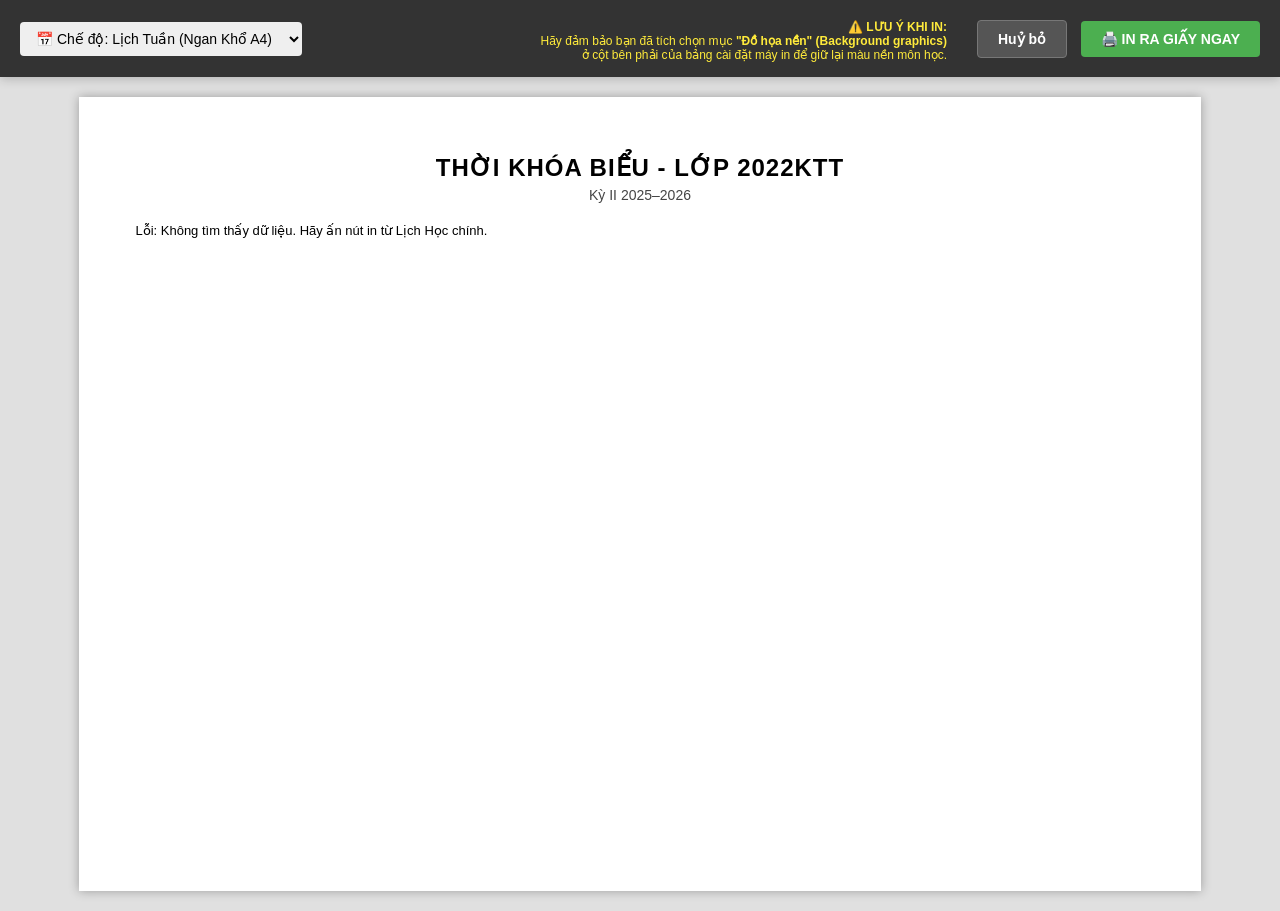
<file: print.html>
<!DOCTYPE html>
<html lang="vi">
<head>
  <meta charset="UTF-8">
  <title>In Thời Khóa Biểu (A4)</title>
  <style>
    /* ── RESET / BASE ── */
    * { box-sizing: border-box; -webkit-print-color-adjust: exact !important; print-color-adjust: exact !important; }
    body { margin: 0; padding: 0; font-family: 'Segoe UI', Arial, sans-serif; background: #e0e0e0; font-size: 13px; color: #000; }
    
    /* ── NON-PRINT CONTROLS ── */
    .print-controls {
      background: #333; color: #fff; padding: 15px 20px;
      display: flex; justify-content: space-between; align-items: center;
      position: sticky; top: 0; z-index: 100; box-shadow: 0 2px 10px rgba(0,0,0,0.2);
    }
    .print-controls button {
      background: #4caf50; color: #fff; border: none; padding: 10px 20px; font-size: 14px;
      cursor: pointer; border-radius: 4px; font-weight: bold; margin-left:10px;
    }
    .print-controls button.btn-secondary { background: #555; border: 1px solid #777; }
    .print-controls select { padding: 8px 12px; font-size: 14px; border-radius: 4px; border: none; }
    .warning-text { font-size: 12px; color: #ffeb3b; margin-top:5px; margin-left: auto; margin-right:20px; text-align:right;}
    
    /* ── A4 PAPER LAYOUT ── */
    .sheet {
      margin: 20px auto;
      background: #fff;
      box-shadow: 0 0 10px rgba(0,0,0,0.3);
      padding: 15mm;
      position: relative;
    }
    /* Landscape A4 Default for Week */
    .sheet.landscape { width: 297mm; min-height: 210mm; }
    /* Portrait A4 for Month (if needed) */
    .sheet.portrait { width: 210mm; min-height: 297mm; }

    /* ── TABLE STYLES ── */
    .header { text-align: center; margin-bottom: 20px; }
    .header h1 { margin: 0; font-size: 24px; text-transform: uppercase; letter-spacing: 1px; }
    .header h2 { margin: 5px 0 0; font-size: 14px; font-weight: normal; color: #444; }
    
    table { width: 100%; border-collapse: collapse; border: 2px solid #000; table-layout: fixed; }
    th, td { border: 1px solid #000; text-align: center; overflow: hidden; }
    th { background: #f0f0f0; padding: 10px 5px; font-size: 14px; font-weight: bold; border-width: 2px; }
    
    /* Week style row heights */
    .sheet.landscape td { height: 85px; padding: 5px; vertical-align: top; }
    .time-col { width: 8%; background: #f9f9f9; vertical-align: middle !important; font-weight: bold; }
    .day-col { width: 13.14%; }
    
    /* Colors matches app.js (1-7) */
    .c1 { background-color: #983514 !important; color: white !important; font-weight:bold; }
    .c2 { background-color: #7a6547 !important; color: white !important; font-weight:bold; }
    .c3 { background-color: #4a7c6b !important; color: white !important; font-weight:bold; }
    .c4 { background-color: #5a5a8a !important; color: white !important; font-weight:bold; }
    .c5 { background-color: #8a6020 !important; color: white !important; font-weight:bold; }
    .c6 { background-color: #7a4060 !important; color: white !important; font-weight:bold; }
    .c7 { background-color: #2a6a7a !important; color: white !important; font-weight:bold; }
    
    .cell-title { display:block; font-size:12px; margin-bottom: 4px; line-height: 1.2; }
    .cell-room { display:inline-block; font-size:11px; padding:2px 6px; background:rgba(255,255,255,0.2) !important; border-radius:3px; border: 1px solid rgba(255,255,255,0.4) !important;}

    /* ── PRINT DIRECTIVES ── */
    @media print {
      @page { margin: 0; }
      body { background: white; margin: 0; padding: 0; }
      .print-controls { display: none !important; }
      .sheet { margin: 0; box-shadow: none; border: none; padding: 10mm; }
      @page { size: landscape; }
      .portrait { page-break-before: always; }
    }
  </style>
</head>
<body>

  <!-- Menu in -->
  <div class="print-controls">
    <div>
      <select id="modeSelect" onchange="switchMode()">
        <option value="week">📅 Chế độ: Lịch Tuần (Ngan Khổ A4)</option>
        <!-- In future: <option value="month">🗓️ Chế độ: Lịch Tháng (Dọc Khổ A4)</option> -->
      </select>
    </div>
    <div class="warning-text">
      ⚠️ <b>LƯU Ý KHI IN:</b><br/>
      Hãy đảm bảo bạn đã tích chọn mục <b>"Đồ họa nền" (Background graphics)</b><br/>ở cột bên phải của bảng cài đặt máy in để giữ lại màu nền môn học.
    </div>
    <div>
      <button class="btn-secondary" onclick="window.close()">Huỷ bỏ</button>
      <button onclick="window.print()">🖨️ IN RA GIẤY NGAY</button>
    </div>
  </div>

  <!-- Giấy A4 -->
  <div class="sheet landscape" id="sheetWeek">
    <div class="header">
      <h1 id="printTitle">Thời Khóa Biểu Sinh Viên</h1>
      <h2 id="printSub">Năm học 2025 - 2026</h2>
    </div>
    
    <!-- Render Table Here -->
    <div id="tableContainer"></div>
  </div>

<script>
  // 1. Get custom info from localStorage
  const cClass = localStorage.getItem('custom-text-class') || 'Lớp 2022KTT';
  const cTerm = localStorage.getItem('custom-text-term') || 'Kỳ II 2025–2026';
  document.getElementById('printTitle').innerText = `THỜI KHÓA BIỂU - ${cClass.toUpperCase()}`;
  document.getElementById('printSub').innerText = cTerm;

  // 2. Fetch data
  async function loadData() {
    let subjects = [];
    try {
      const temp = localStorage.getItem('temp-print-data');
      if (temp) {
        subjects = JSON.parse(temp);
      } else {
        document.getElementById('tableContainer').innerHTML = "<p>Lỗi: Không tìm thấy dữ liệu. Hãy ấn nút in từ Lịch Học chính.</p>";
        return;
      }
      renderWeeklyTable(subjects);
    } catch (e) {
      document.getElementById('tableContainer').innerHTML = "<p>Lỗi không tải được dữ liệu môn học.</p>";
    }
  }

  // 3. Render Weekly Mode (Standard 10 periods, 7 days)
  function renderWeeklyTable(subjects) {
    const days = [2, 3, 4, 5, 6, 7, 1]; // T2 to CN
    const dayLabels = {2:'Thứ 2', 3:'Thứ 3', 4:'Thứ 4', 5:'Thứ 5', 6:'Thứ 6', 7:'Thứ 7', 1:'Chủ Nhật'};
    
    // Build a matrix: grid[tiet][thu] = html content
    // We'll roughly map 1-10 tiet (some schools have 12, but standard is 10)
    let maxTiet = 10;
    
    // Parse the intervals
    let grid = {};
    for (let t=1; t<=maxTiet; t++) {
      grid[t] = {};
    }

    subjects.forEach((subj, subjIdx) => {
      const colorClass = `c${(subjIdx % 7) + 1}`; // c1 to c7
      
      subj.sch.forEach(s => {
        const d = parseInt(s.thu);
        // "s.tiet" is usually "1-3" or "4-6"
        let start = 1, end = 1;
        if(s.tiet.includes('-')) {
          let pts = s.tiet.split('-');
          start = parseInt(pts[0]);
          end = parseInt(pts[1]);
        } else {
          start = end = parseInt(s.tiet);
        }
        
        if (start > maxTiet || end > maxTiet) {
           maxTiet = Math.max(start, end);
           // expand grid dynamically
           for(let t=1; t<=maxTiet; t++) if(!grid[t]) grid[t] = {};
        }

        // We use rowspan so we only set the data in the "start" cell
        // and mark the spanned cells as "skip"
        const html = `
          <td rowspan="${end - start + 1}" class="${colorClass}">
            <span class="cell-title">${subj.name || subj.full}</span>
            <span class="cell-room">${s.room}</span>
          </td>
        `;
        
        grid[start][d] = html;
        for (let t = start + 1; t <= end; t++) {
          grid[t][d] = "skip"; 
        }
      });
    });

    // Build the exact HTML string
    let tableHtml = `<table>`;
    // Header
    tableHtml += `<thead><tr><th class="time-col">Tiết</th>`;
    days.forEach(d => {
      tableHtml += `<th class="day-col">${dayLabels[d]}</th>`;
    });
    tableHtml += `</tr></thead><tbody>`;

    // Body
    for (let t=1; t<=maxTiet; t++) {
      tableHtml += `<tr>`;
      tableHtml += `<td class="time-col">Tiết ${t}</td>`;
      days.forEach(d => {
        if (grid[t][d] === "skip") {
          // Do nothing, already covered by rowspan
        } else if (grid[t][d]) {
          tableHtml += grid[t][d];
        } else {
          // Empty cell
          tableHtml += `<td></td>`;
        }
      });
      tableHtml += `</tr>`;
    }
    
    tableHtml += `</tbody></table>`;
    document.getElementById('tableContainer').innerHTML = tableHtml;
  }

  // Chuyển chế độ (hiện tại focus mode Tuần cứng)
  window.switchMode = function() {
    alert("Chế độ Lịch Tháng đang được phát triển vì dữ liệu hiện tại (thứ/tiết) là chu kỳ tuần cố định. In lịch Tuần sẽ bao phủ trọn nội dung khóa học nhé!");
    document.getElementById('modeSelect').value = 'week';
  }

  // Khởi chạy
  loadData();
</script>

</body>
</html>
</file>
<file: styles.css>
/* STYLES - Lich Hoc 2022KTT (Desktop) - Extracted from index.html */

:root {
  --primary:       #983514;
  --primary-alt:   #B84C2A;
  --on-primary:    #fef9f1;
  --surface:       #fef9f1;
  --surface-low:   #f2ede5;
  --surface-xlow:  #ece6dc;
  --on-surface:    #1d1c17;
  --muted:         #9a9488;
  --muted-light:   #c5c0b8;
  --line:          rgba(29,28,23,0.12);
  --success:       #4a7c6b;
  --danger:        #983514;

  --font-d: 'Newsreader', Georgia, serif;
  --font-b: 'Manrope', sans-serif;
  --font-l: 'Space Grotesk', monospace;
}

/* Dark Mode */
[data-theme="dark"] {
  --primary:       #e8764a;
  --primary-alt:   #f09070;
  --on-primary:    #1a1410;
  --surface:       #1a1816;
  --surface-low:   #242220;
  --surface-xlow:  #2e2c28;
  --on-surface:    #e8e2d8;
  --muted:         #8a8478;
  --muted-light:   #5a564e;
  --line:          rgba(232,226,216,0.1);
  --success:       #6aac9b;
  --danger:        #e8764a;
}
[data-theme="dark"] nav { background:rgba(26,24,22,0.9); }
[data-theme="dark"] .bottom-nav { background:rgba(26,24,22,0.92); }

/* Dark mode: fix accent text colors for readability */
[data-theme="dark"] .a1 .cb-name { color:#e88a6a; }
[data-theme="dark"] .a2 .cb-name { color:#c8a87a; }
[data-theme="dark"] .a3 .cb-name { color:#7ac0a8; }
[data-theme="dark"] .a4 .cb-name { color:#9a9acc; }
[data-theme="dark"] .a5 .cb-name { color:#d0a040; }
[data-theme="dark"] .a6 .cb-name { color:#c87aa0; }
[data-theme="dark"] .a7 .cb-name { color:#5ab0c8; }
[data-theme="dark"] .dc-card .dc-name { color:var(--on-surface); }

*, *::before, *::after { margin:0; padding:0; box-sizing:border-box; }
html { scroll-behavior: smooth; }

body {
  background: var(--surface);
  color: var(--on-surface);
  font-family: var(--font-b);
  font-weight: 400;
  line-height: 1.6;
  overflow-x: hidden;
}

[contenteditable="true"] { transition: background 0.2s; border-radius: 4px; padding: 0 4px; margin: 0 -4px; }
[contenteditable="true"]:hover { background: rgba(152,53,20,0.05); cursor: text; }
[contenteditable="true"]:focus { outline: none; background: rgba(152,53,20,0.1); }
[data-theme="dark"] [contenteditable="true"]:hover { background: rgba(232,118,74,0.1); }
[data-theme="dark"] [contenteditable="true"]:focus { background: rgba(232,118,74,0.2); }

/* ── NAV ───────────────────────────────────────────────────────────────── */
nav {
  position: fixed; top:0; left:0; right:0; z-index:200;
  background: rgba(254,249,241,0.85);
  backdrop-filter: blur(20px);
  -webkit-backdrop-filter: blur(20px);
  border-bottom: 1px solid var(--line);
}
.nav-inner {
  max-width: 1200px; margin:0 auto; padding:0 3rem;
  height: 60px;
  display: flex; align-items: center; justify-content: space-between; gap:2rem;
}
.nav-brand {
  font-family: var(--font-d);
  font-size: 1.1rem; font-weight:400; letter-spacing:-0.01em;
  color: var(--on-surface); text-decoration:none; white-space:nowrap;
}
.nav-brand em { font-style:italic; color:var(--primary); }

/* Dark Mode Toggle */
.theme-toggle {
  background:none; border:1px solid var(--line); cursor:pointer;
  width:36px; height:36px; display:flex; align-items:center; justify-content:center;
  border-radius:50%; transition:all 0.2s; flex-shrink:0;
}
.theme-toggle:hover { border-color:var(--primary); }
.theme-toggle svg { width:18px; height:18px; fill:var(--muted); transition:fill 0.2s; }
.theme-toggle:hover svg { fill:var(--primary); }

/* Currently In Class */
.in-class-badge {
  display:inline-flex; align-items:center; gap:0.4rem;
  background:rgba(152,53,20,0.1); padding:0.35rem 0.8rem;
  font-family:var(--font-l); font-size:0.6rem; font-weight:700;
  letter-spacing:0.08em; text-transform:uppercase; color:var(--primary);
}
.pulse-dot {
  width:8px; height:8px; background:var(--primary); border-radius:50%;
  animation:pulse 1.5s ease infinite;
}
@keyframes pulse { 0%,100%{opacity:1;transform:scale(1)} 50%{opacity:0.4;transform:scale(0.7)} }

.cb.now-active { background:rgba(152,53,20,0.08); box-shadow:inset 0 0 0 1px var(--primary); }
.dc-card.now-active { background:rgba(152,53,20,0.08); box-shadow:inset 0 0 0 1px var(--primary); }

/* Semester Progress */
.progress-wrap {
  margin-top:1.5rem; padding-top:1.25rem; border-top:1px solid var(--line);
}
.progress-label {
  display:flex; justify-content:space-between; align-items:baseline; margin-bottom:0.5rem;
}
.progress-label .pl-text {
  font-family:var(--font-l); font-size:0.58rem; letter-spacing:0.14em;
  text-transform:uppercase; color:var(--muted); font-weight:600;
}
.progress-label .pl-pct {
  font-family:var(--font-l); font-size:0.75rem; font-weight:700;
  color:var(--primary); letter-spacing:0.04em;
}
.progress-bar {
  height:6px; background:var(--surface-xlow); border-radius:3px; overflow:hidden;
}
.progress-fill {
  height:100%; background:var(--primary); border-radius:3px;
  transition:width 0.6s ease;
}
.progress-dates {
  display:flex; justify-content:space-between; margin-top:0.4rem;
  font-family:var(--font-l); font-size:0.5rem; color:var(--muted-light);
  letter-spacing:0.06em;
}

/* Attendance */
.att-row {
  display:flex; align-items:center; gap:0.5rem; margin-top:0.75rem;
  padding-top:0.75rem; border-top:1px solid var(--line);
}
.att-btn {
  font-family:var(--font-l); font-size:0.55rem; letter-spacing:0.08em;
  text-transform:uppercase; font-weight:700; border:none; cursor:pointer;
  padding:0.4rem 0.7rem; transition:all 0.18s; min-height:36px;
  display:flex; align-items:center; gap:0.3rem;
}
.att-btn svg { width:14px; height:14px; fill:currentColor; }
.att-present { background:rgba(74,124,107,0.12); color:var(--success); }
.att-present:hover { background:rgba(74,124,107,0.2); }
.att-present.selected { background:var(--success); color:var(--on-primary); }
.att-absent { background:rgba(152,53,20,0.08); color:var(--danger); }
.att-absent:hover { background:rgba(152,53,20,0.15); }
.att-absent.selected { background:var(--danger); color:var(--on-primary); }
.att-stats {
  font-family:var(--font-l); font-size:0.55rem; color:var(--muted);
  margin-left:auto; letter-spacing:0.06em;
}

/* Notes */
.note-section { margin-top:1.5rem; padding-top:1rem; border-top:1px solid var(--line); }
.note-label {
  font-family:var(--font-l); font-size:0.6rem; letter-spacing:0.12em;
  text-transform:uppercase; color:var(--muted); font-weight:600; margin-bottom:0.5rem;
}
.note-textarea {
  width:100%; min-height:80px; border:1px solid var(--line); background:var(--surface-low);
  color:var(--on-surface); font-family:var(--font-b); font-size:0.78rem;
  padding:0.75rem; resize:vertical; outline:none; transition:border-color 0.2s;
  line-height:1.5;
}
.note-textarea:focus { border-color:var(--primary); }
.note-saved {
  font-family:var(--font-l); font-size:0.5rem; color:var(--success);
  letter-spacing:0.08em; text-transform:uppercase; margin-top:0.3rem;
  opacity:0; transition:opacity 0.3s;
}
.note-saved.show { opacity:1; }

/* Shared Notes (Google Sheets) */
.shared-note {
  background:var(--surface-low); border-left:3px solid var(--primary);
  padding:0.75rem 1rem; margin-top:0.75rem;
}
.shared-note-label {
  font-family:var(--font-l); font-size:0.5rem; letter-spacing:0.12em;
  text-transform:uppercase; color:var(--primary); font-weight:700;
  margin-bottom:0.3rem; display:flex; align-items:center; gap:0.4rem;
}
.shared-note-label svg { width:12px; height:12px; fill:var(--primary); }
.shared-note-text {
  font-family:var(--font-b); font-size:0.78rem; color:var(--on-surface);
  line-height:1.5; white-space:pre-wrap;
}
.shared-note-time {
  font-family:var(--font-l); font-size:0.48rem; color:var(--muted-light);
  margin-top:0.3rem; letter-spacing:0.06em;
}
.shared-panel {
  background:var(--surface-low); border:1px solid var(--line);
  padding:1.5rem; margin-top:1.25rem; margin-bottom:1.5rem;
}
.shared-panel-title {
  font-family:var(--font-l); font-size:0.62rem; letter-spacing:0.14em;
  text-transform:uppercase; color:var(--primary); font-weight:700;
  margin-bottom:1rem; display:flex; align-items:center; gap:0.5rem;
}
.shared-panel-title svg { width:16px; height:16px; fill:var(--primary); }
.shared-item {
  padding:0.75rem 0; border-bottom:1px solid var(--line);
}
.shared-item:last-child { border-bottom:none; }
.shared-item-subj {
  font-family:var(--font-b); font-size:0.78rem; font-weight:600;
  color:var(--on-surface); margin-bottom:0.2rem;
}
.shared-item-text {
  font-family:var(--font-b); font-size:0.74rem; color:var(--muted);
  line-height:1.5; white-space:pre-wrap;
}

/* Export & Notify Buttons */
.action-btns {
  display:flex; gap:0.5rem; flex-wrap:wrap; margin-top:1rem;
}
.act-btn {
  font-family:var(--font-l); font-size:0.58rem; letter-spacing:0.1em;
  text-transform:uppercase; font-weight:700; border:1px solid var(--line);
  background:var(--surface); color:var(--on-surface); cursor:pointer;
  padding:0.5rem 1rem; display:flex; align-items:center; gap:0.4rem;
  transition:all 0.18s; min-height:40px;
}
.act-btn:hover { border-color:var(--primary); color:var(--primary); }
.act-btn svg { width:16px; height:16px; fill:currentColor; }

.install-btn {
  display:none; align-items:center; gap:0.5rem;
  font-family:var(--font-l); font-size:0.62rem; letter-spacing:0.1em;
  text-transform:uppercase; font-weight:700; color:var(--on-primary);
  background:var(--primary); border:none; cursor:pointer;
  padding:0.5rem 1.2rem; transition:background 0.18s, transform 0.18s;
  white-space:nowrap;
}
.install-btn:hover { background:var(--primary-alt); transform:translateY(-1px); }
.install-btn svg { width:14px; height:14px; fill:currentColor; flex-shrink:0; }
.install-btn.show { display:flex; }

/* Install Banner */
.install-banner {
  display:none; position:fixed; bottom:0; left:0; right:0; z-index:300;
  background:var(--on-surface); color:var(--surface);
  padding:1.2rem 2rem;
  animation:bannerSlide 0.35s ease;
}
@keyframes bannerSlide { from{transform:translateY(100%)} to{transform:translateY(0)} }
.ib-inner {
  max-width:1200px; margin:0 auto;
  display:flex; align-items:center; justify-content:space-between; gap:1.5rem; flex-wrap:wrap;
}
.ib-text {
  display:flex; align-items:center; gap:1rem; flex:1;
}
.ib-icon {
  width:40px; height:40px; background:var(--primary); border-radius:10px;
  display:flex; align-items:center; justify-content:center; flex-shrink:0;
}
.ib-icon svg { width:22px; height:22px; fill:var(--on-primary); }
.ib-info h4 {
  font-family:var(--font-b); font-size:0.85rem; font-weight:600; color:var(--surface);
}
.ib-info p {
  font-family:var(--font-l); font-size:0.62rem; letter-spacing:0.08em;
  color:var(--muted-light); margin-top:0.15rem;
}
.ib-actions { display:flex; gap:0.75rem; align-items:center; }
.ib-install {
  font-family:var(--font-l); font-size:0.62rem; letter-spacing:0.12em;
  text-transform:uppercase; font-weight:700; color:var(--on-primary);
  background:var(--primary); border:none; cursor:pointer;
  padding:0.6rem 1.6rem; transition:background 0.18s;
}
.ib-install:hover { background:var(--primary-alt); }
.ib-dismiss {
  font-family:var(--font-l); font-size:0.62rem; letter-spacing:0.1em;
  text-transform:uppercase; font-weight:600; color:var(--muted-light);
  background:none; border:none; cursor:pointer; padding:0.6rem 0.8rem;
  transition:color 0.18s;
}
.ib-dismiss:hover { color:var(--surface); }
.install-banner.show { display:block; }

.nav-links { display:flex; gap:2.5rem; list-style:none; }
.nav-links a {
  font-family: var(--font-l); font-size:0.68rem; letter-spacing:0.12em;
  text-transform:uppercase; color:var(--muted); text-decoration:none;
  font-weight:500; transition:color 0.2s;
}
.nav-links a:hover { color:var(--primary); }

.nav-clock {
  text-align:right; min-width:100px; flex-shrink:0;
}
.nc-time {
  display:block; font-family:var(--font-l); font-size:1rem; font-weight:700;
  color:var(--primary); letter-spacing:0.06em; line-height:1.1;
}
.nc-date {
  display:block; font-family:var(--font-l); font-size:0.58rem;
  color:var(--muted); letter-spacing:0.08em; font-weight:400; margin-top:1px;
}

/* ── HERO ──────────────────────────────────────────────────────────────── */
.hero {
  padding-top:60px;
  background: var(--surface);
  min-height:55vh; display:flex; align-items:flex-end;
  position:relative; overflow:hidden;
  border-bottom: 1px solid var(--line);
}
.hero-ghost {
  position:absolute; right:-1rem; top:50%; transform:translateY(-48%);
  font-family:var(--font-d); font-size:clamp(9rem,22vw,20rem);
  font-weight:300; letter-spacing:-0.05em; line-height:0.85;
  color:var(--surface-low); pointer-events:none; user-select:none;
  white-space:nowrap; z-index:0;
}
.hero-inner {
  max-width:1200px; margin:0 auto; padding:7rem 3rem 5rem;
  position:relative; z-index:1; width:100%;
}
.hero-eyebrow {
  font-family:var(--font-l); font-size:0.65rem; letter-spacing:0.2em;
  text-transform:uppercase; color:var(--primary); font-weight:600;
  margin-bottom:1.75rem;
  display:flex; align-items:center; gap:1rem;
}
.hero-eyebrow::before {
  content:''; display:inline-block; width:2.5rem; height:1px; background:var(--primary);
}
.hero-title {
  font-family:var(--font-d); font-size:clamp(3rem,7vw,6rem);
  font-weight:300; letter-spacing:-0.03em; line-height:1.02;
  color:var(--on-surface); max-width:680px; margin-bottom:2.5rem;
}
.hero-title em { font-style:italic; color:var(--primary); }

.hero-stats {
  display:flex; gap:3.5rem; flex-wrap:wrap; align-items:flex-end;
}
.hs-item {}
.hs-label {
  font-family:var(--font-l); font-size:0.58rem; letter-spacing:0.16em;
  text-transform:uppercase; color:var(--muted); font-weight:600; margin-bottom:0.3rem;
}
.hs-value {
  font-family:var(--font-l); font-size:0.92rem; font-weight:700;
  color:var(--on-surface); letter-spacing:0.02em;
}

/* ── TODAY STRIP ───────────────────────────────────────────────────────── */
.today-strip {
  background:var(--surface-low);
  padding:3rem 0;
  border-bottom:1px solid var(--line);
}
.ts-inner {
  max-width:1200px; margin:0 auto; padding:0 3rem;
  display:grid; grid-template-columns:1fr auto 1fr; gap:3rem; align-items:center;
}

.ts-block {}
.ts-label {
  font-family:var(--font-l); font-size:0.6rem; letter-spacing:0.16em;
  text-transform:uppercase; color:var(--muted); font-weight:600; margin-bottom:0.6rem;
}
.ts-value {
  font-family:var(--font-d); font-size:1.4rem; font-weight:400;
  letter-spacing:-0.01em; line-height:1.25; color:var(--on-surface);
}
.ts-value em { font-style:italic; color:var(--primary); }
.ts-sub {
  font-family:var(--font-b); font-size:0.78rem; color:var(--muted);
  margin-top:0.4rem; line-height:1.5;
}

/* Digital clock */
.clock-center { text-align:center; }
.d-clock {
  font-family:var(--font-l); font-size:clamp(2.5rem,5vw,4rem);
  font-weight:700; letter-spacing:0.06em; line-height:1;
  color:var(--on-surface); margin-bottom:0.4rem;
}
.d-clock .col { color:var(--primary); animation:blink 1s step-start infinite; }
@keyframes blink { 0%,100%{opacity:1} 50%{opacity:0.15} }
.d-date {
  font-family:var(--font-l); font-size:0.65rem; letter-spacing:0.12em;
  text-transform:uppercase; color:var(--muted); font-weight:500;
}

.ts-right { text-align:right; }

/* ── CONTAINER ─────────────────────────────────────────────────────────── */
.wrap { max-width:1200px; margin:0 auto; padding:0 3rem; }

.section-gap  { margin-top:6rem; }
.section-gap2 { margin-top:9rem; }

.sec-head {
  display:flex; align-items:baseline; gap:2rem;
  padding-bottom:1.5rem; margin-bottom:2.5rem;
  border-bottom:1px solid var(--line);
}
.sec-title {
  font-family:var(--font-d); font-size:2.8rem; font-weight:300;
  letter-spacing:-0.03em; line-height:1; color:var(--on-surface);
}
.sec-title em { font-style:italic; color:var(--primary); }
.sec-kicker {
  font-family:var(--font-l); font-size:0.62rem; letter-spacing:0.14em;
  text-transform:uppercase; color:var(--muted); font-weight:600; flex-shrink:0;
}

/* ── WEEK NAV ──────────────────────────────────────────────────────────── */
.week-nav {
  display:flex; align-items:center; gap:1.5rem; flex-wrap:wrap; margin-bottom:2rem;
}
.wn-label {
  font-family:var(--font-l); font-size:0.78rem; font-weight:700;
  color:var(--on-surface); letter-spacing:0.03em; flex:1;
}
.wn-label em { font-style:normal; font-weight:400; color:var(--muted); margin-left:0.5rem; font-size:0.7rem; }

.wbtn {
  font-family:var(--font-l); font-size:0.68rem; font-weight:600;
  letter-spacing:0.1em; text-transform:uppercase; color:var(--on-surface);
  background:none; border:none; cursor:pointer; padding:0.6rem 1.2rem;
  position:relative; transition:color 0.18s;
}
.wbtn::after {
  content:''; position:absolute; bottom:0; left:1.2rem; right:1.2rem; height:1.5px;
  background:var(--primary); transform:scaleX(0); transform-origin:left; transition:transform 0.2s;
}
.wbtn:hover::after { transform:scaleX(1); }
.wbtn:hover { color:var(--primary); }

.wbtn-solid {
  background:var(--primary); color:var(--on-primary);
  font-family:var(--font-l); font-size:0.65rem; font-weight:700;
  letter-spacing:0.14em; text-transform:uppercase; border:none; cursor:pointer;
  padding:0.65rem 1.6rem; transition:background 0.18s;
}
.wbtn-solid::after { display:none; }
.wbtn-solid:hover { background:var(--primary-alt); }

/* View Mode Toggle */
.view-toggle {
  display:flex; border:1px solid var(--line); overflow:hidden; margin-bottom:2rem;
}
.vt-btn {
  font-family:var(--font-l); font-size:0.62rem; letter-spacing:0.12em;
  text-transform:uppercase; font-weight:700; border:none; cursor:pointer;
  padding:0.55rem 1.4rem; background:var(--surface); color:var(--muted);
  transition:all 0.18s; min-height:40px; position:relative;
}
.vt-btn:not(:last-child) { border-right:1px solid var(--line); }
.vt-btn.active { background:var(--primary); color:var(--on-primary); }
.vt-btn:not(.active):hover { background:var(--surface-low); color:var(--on-surface); }

/* Month Calendar */
.month-wrap { display:none; margin-bottom:6rem; }
.month-wrap.show { display:block; }
.month-nav {
  display:flex; align-items:center; justify-content:space-between;
  margin-bottom:1.5rem; gap:1rem;
}
.month-title {
  font-family:var(--font-d); font-size:1.6rem; font-weight:400;
  letter-spacing:-0.02em; color:var(--on-surface); text-align:center;
}
.month-title em { font-style:italic; color:var(--primary); }
.mbtn {
  font-family:var(--font-l); font-size:0.65rem; font-weight:600;
  letter-spacing:0.08em; text-transform:uppercase; color:var(--on-surface);
  background:none; border:none; cursor:pointer; padding:0.5rem 1rem;
  transition:color 0.18s; min-height:40px;
}
.mbtn:hover { color:var(--primary); }

.cal-grid {
  display:grid; grid-template-columns:repeat(7,1fr);
  border-top:1px solid var(--line); border-left:1px solid var(--line);
}
.cal-head {
  background:var(--surface-xlow); padding:0.6rem 0.3rem;
  font-family:var(--font-l); font-size:0.6rem; letter-spacing:0.1em;
  text-transform:uppercase; font-weight:700; color:var(--muted);
  text-align:center; border-right:1px solid var(--line);
  border-bottom:1px solid var(--line);
}
.cal-day {
  background:var(--surface); min-height:80px;
  padding:0.4rem; border-right:1px solid var(--line);
  border-bottom:1px solid var(--line); cursor:pointer;
  transition:background 0.15s; position:relative;
  -webkit-tap-highlight-color:transparent;
}
.cal-day:hover { background:var(--surface-low); }
.cal-day.other-month { opacity:0.3; }
.cal-day.is-today { background:rgba(152,53,20,0.06); }
.cal-day.is-today .cd-num { color:var(--primary); font-weight:700; }
.cd-num {
  font-family:var(--font-l); font-size:0.75rem; font-weight:500;
  color:var(--on-surface); margin-bottom:0.3rem; line-height:1;
}
.cd-dots {
  display:flex; flex-wrap:wrap; gap:3px;
}
.cd-dot {
  width:7px; height:7px; border-radius:50%; flex-shrink:0;
}
.cd-class {
  font-family:var(--font-b); font-size:0.5rem; font-weight:600;
  color:var(--on-surface); line-height:1.2; margin-top:2px;
  overflow:hidden; text-overflow:ellipsis; white-space:nowrap;
  max-width:100%;
}

/* ── TIMETABLE ─────────────────────────────────────────────────────────── */
.tt-wrap {
  overflow-x:auto; background:var(--surface-xlow);
  margin-bottom:6rem;
}
.tt {
  min-width:860px; width:100%; border-collapse:collapse;
}
.tt thead th {
  background:var(--surface-xlow); padding:1rem 0.75rem;
  font-family:var(--font-l); font-size:0.65rem; text-transform:uppercase;
  letter-spacing:0.12em; color:var(--muted); font-weight:600;
  text-align:center; border-bottom:1px solid var(--line);
}
.tt thead th.dh { font-size:0.7rem; color:var(--on-surface); font-weight:700; }
.tt thead th.today-h { color:var(--primary); background:rgba(152,53,20,0.06); }

.tt tbody td {
  background:var(--surface); vertical-align:top;
  padding:0.7rem 0.6rem; border-bottom:1px solid var(--line);
  border-right:1px solid var(--line); min-height:80px; min-width:110px;
}
.tt tbody td:last-child { border-right:none; }
.tt tbody td.today-d { background:rgba(152,53,20,0.03); }
.tt tbody td.period-td {
  background:var(--surface-xlow); width:88px; min-width:76px;
  text-align:center; vertical-align:middle; padding:0.5rem;
}
.pt-label {
  font-family:var(--font-l); font-size:0.62rem; font-weight:700;
  letter-spacing:0.08em; color:var(--muted); text-transform:uppercase;
}
.pt-time {
  font-family:var(--font-l); font-size:0.55rem; color:var(--muted-light);
  margin-top:0.3rem; font-weight:400; line-height:1.4;
}

/* ── CLASS BLOCK ───────────────────────────────────────────────────────── */
.cb {
  padding:0.6rem 0.7rem; margin-bottom:0.35rem;
  cursor:pointer; border-left:2px solid transparent;
  background:var(--surface-low);
  transition:box-shadow 0.18s, background 0.18s;
}
.cb:hover { box-shadow:0 20px 80px rgba(29,28,23,0.07); background:var(--surface-xlow); }

.cb-name {
  font-family:var(--font-b); font-size:0.72rem; font-weight:600;
  line-height:1.3; margin-bottom:0.28rem; color:var(--on-surface);
}
.cb-room {
  font-family:var(--font-l); font-size:0.58rem; letter-spacing:0.08em;
  text-transform:uppercase; color:var(--muted); font-weight:500;
}
.cb-t { font-family:var(--font-l); font-size:0.55rem; color:var(--muted-light); margin-top:0.15rem; }

.a1{border-left-color:#983514;} .a1 .cb-name{color:#6b2410;}
.a2{border-left-color:#7a6547;} .a2 .cb-name{color:#4a3d28;}
.a3{border-left-color:#4a7c6b;} .a3 .cb-name{color:#224d40;}
.a4{border-left-color:#5a5a8a;} .a4 .cb-name{color:#2e2e62;}
.a5{border-left-color:#8a6020;} .a5 .cb-name{color:#5a3d08;}
.a6{border-left-color:#7a4060;} .a6 .cb-name{color:#521628;}
.a7{border-left-color:#2a6a7a;} .a7 .cb-name{color:#0e4050;}

/* ── SUBJECTS ──────────────────────────────────────────────────────────── */
.subjects-grid {
  display:grid; grid-template-columns:repeat(auto-fill,minmax(320px,1fr));
  border-top:1px solid var(--line); border-left:1px solid var(--line);
  margin-bottom:6rem;
}
.sc {
  background:var(--surface); padding:2.2rem 2.2rem 2rem;
  border-right:1px solid var(--line); border-bottom:1px solid var(--line);
  transition:background 0.2s; cursor:default;
}
.sc:hover { background:var(--surface-low); }

.sc-no {
  font-family:var(--font-l); font-size:0.58rem; letter-spacing:0.18em;
  text-transform:uppercase; color:var(--muted); font-weight:600;
  margin-bottom:0.85rem; display:flex; align-items:center; gap:0.75rem;
}
.sc-bar { width:1.75rem; height:2px; display:inline-block; flex-shrink:0; }

.sc-name {
  font-family:var(--font-d); font-size:1.25rem; font-weight:400;
  letter-spacing:-0.01em; line-height:1.3; color:var(--on-surface); margin-bottom:1rem;
}
.sc-tc {
  font-family:var(--font-l); font-size:0.6rem; letter-spacing:0.12em;
  text-transform:uppercase; color:var(--primary); font-weight:700;
  border-bottom:1.5px solid var(--primary); padding-bottom:1px;
  display:inline-block; margin-bottom:1.2rem;
}
.sc-rows { display:flex; flex-direction:column; gap:0.45rem; }
.sc-row { display:flex; gap:0.75rem; align-items:baseline; }
.sc-row .rl {
  font-family:var(--font-l); font-size:0.58rem; letter-spacing:0.1em;
  text-transform:uppercase; color:var(--muted); font-weight:600;
  min-width:58px; flex-shrink:0;
}
.sc-row .rv {
  font-family:var(--font-b); font-size:0.78rem; color:var(--on-surface); font-weight:400;
}

/* ── REMINDERS ─────────────────────────────────────────────────────────── */
.rem-list { display:flex; flex-direction:column; margin-bottom:6rem; }
.rem-item {
  display:flex; align-items:baseline; gap:2rem; padding:1.5rem 0;
  border-bottom:1px solid var(--line);
  animation:slideIn 0.35s ease both;
}
@keyframes slideIn { from{opacity:0;transform:translateX(-6px)} to{opacity:1;transform:translateX(0)} }

.ri-no {
  font-family:var(--font-l); font-size:0.6rem; color:var(--muted);
  letter-spacing:0.1em; font-weight:600; min-width:26px;
}
.ri-body { flex:1; }
.ri-title {
  font-family:var(--font-b); font-size:0.9rem; font-weight:600;
  color:var(--on-surface); line-height:1.35;
}
.ri-sub { font-family:var(--font-b); font-size:0.74rem; color:var(--muted); margin-top:0.2rem; }
.ri-tag {
  font-family:var(--font-l); font-size:0.6rem; letter-spacing:0.1em;
  text-transform:uppercase; font-weight:700; padding:0.3rem 0.8rem; flex-shrink:0;
}
.ri-tag.urgent { background:rgba(152,53,20,0.1); color:var(--primary); }
.ri-tag.soon   { background:rgba(122,101,71,0.1); color:#7a6547; }
.ri-tag.normal { background:rgba(74,124,107,0.1); color:#4a7c6b; }

/* ── MODAL ─────────────────────────────────────────────────────────────── */
.m-overlay {
  display:none; position:fixed; inset:0; z-index:1000;
  background:rgba(29,28,23,0.5); backdrop-filter:blur(6px);
  align-items:center; justify-content:center;
}
.m-overlay.open { display:flex; }
.m-box {
  background:var(--surface); max-width:460px; width:92%;
  padding:3rem; position:relative;
  box-shadow:0 20px 80px rgba(29,28,23,0.1);
  animation:mPop 0.22s ease;
}
@keyframes mPop { from{opacity:0;transform:translateY(10px)} to{opacity:1;transform:translateY(0)} }
.m-close {
  position:absolute; top:1.5rem; right:2rem; background:none; border:none;
  font-family:var(--font-l); font-size:0.65rem; letter-spacing:0.1em; text-transform:uppercase;
  color:var(--muted); cursor:pointer; font-weight:600; transition:color 0.2s;
}
.m-close:hover { color:var(--primary); }
.m-eyebrow {
  font-family:var(--font-l); font-size:0.6rem; letter-spacing:0.18em; text-transform:uppercase;
  color:var(--primary); font-weight:600; margin-bottom:0.9rem;
  display:flex; align-items:center; gap:0.75rem;
}
.m-eyebrow::before { content:''; display:inline-block; width:1.5rem; height:1px; background:var(--primary); }
.m-title {
  font-family:var(--font-d); font-size:1.75rem; font-weight:300;
  letter-spacing:-0.02em; line-height:1.2; color:var(--on-surface); margin-bottom:2rem;
}
.m-row {
  display:flex; justify-content:space-between; align-items:baseline;
  padding:0.85rem 0; border-bottom:1px solid var(--line); gap:1rem;
}
.m-row:last-child { border-bottom:none; }
.m-row .ml {
  font-family:var(--font-l); font-size:0.6rem; letter-spacing:0.12em;
  text-transform:uppercase; color:var(--muted); font-weight:600; flex-shrink:0;
}
.m-row .mv {
  font-family:var(--font-b); font-size:0.82rem; font-weight:500;
  color:var(--on-surface); text-align:right;
}

/* ── FOOTER ────────────────────────────────────────────────────────────── */
footer {
  background:var(--surface-xlow); padding:4rem 3rem; margin-top:6rem;
  border-top:1px solid var(--line);
}
.ft-inner {
  max-width:1200px; margin:0 auto;
  display:flex; justify-content:space-between; align-items:flex-end;
}
.ft-left h4 {
  font-family:var(--font-d); font-size:1.6rem; font-weight:300;
  letter-spacing:-0.02em; color:var(--on-surface);
}
.ft-left h4 em { font-style:italic; color:var(--primary); }
.ft-left p {
  font-family:var(--font-l); font-size:0.6rem; letter-spacing:0.1em;
  text-transform:uppercase; color:var(--muted); font-weight:500;
  margin-top:0.4rem;
}
.ft-right {
  font-family:var(--font-l); font-size:0.6rem; letter-spacing:0.08em;
  text-transform:uppercase; color:var(--muted); text-align:right;
  line-height:1.8; font-weight:500;
}

/* ── AI IMPORT MODAL ──────────────────────────────────────────────────── */
.act-btn-ai {
  background:var(--primary); color:var(--on-primary);
  border-color:var(--primary);
}
.act-btn-ai:hover {
  background:var(--primary-alt); border-color:var(--primary-alt);
  color:var(--on-primary);
}
.act-btn-ai svg { fill:var(--on-primary); }

.import-box {
  max-width:620px; max-height:90vh; overflow-y:auto;
}
.import-steps {
  display:flex; flex-direction:column; gap:0.8rem;
}
.import-step {
  display:flex; align-items:center; gap:0.6rem;
  font-family:var(--font-b); font-size:0.78rem;
  color:var(--on-surface);
}
.step-num {
  width:24px; height:24px; border-radius:50%;
  background:var(--primary); color:var(--on-primary);
  font-family:var(--font-l); font-size:0.6rem; font-weight:700;
  display:flex; align-items:center; justify-content:center;
  flex-shrink:0;
}
.import-key-row {
  display:flex; gap:0.4rem; align-items:center;
}
.import-input {
  flex:1; padding:0.6rem 0.8rem; border:1px solid var(--line);
  background:var(--surface-low); color:var(--on-surface);
  font-family:var(--font-l); font-size:0.75rem;
  outline:none; transition:border-color 0.2s;
  letter-spacing:0.04em;
}
.import-input:focus { border-color:var(--primary); }
.import-toggle-key {
  background:none; border:1px solid var(--line); cursor:pointer;
  width:38px; height:38px; display:flex; align-items:center;
  justify-content:center; font-size:1rem; transition:border-color 0.2s;
}
.import-toggle-key:hover { border-color:var(--primary); }
.import-input-wrap {
  display: flex; flex-direction: column; gap: 0.8rem;
}
.file-upload-box {
  background: var(--surface-low); border: 1px dashed var(--line);
  padding: 1rem; text-align: center; border-radius: 4px;
}
.file-upload-label {
  display: inline-flex; align-items: center; justify-content: center; gap: 0.5rem;
  font-family: var(--font-l); font-size: 0.65rem; font-weight: 700; letter-spacing: 0.1em;
  text-transform: uppercase; color: var(--primary); cursor: pointer;
  padding: 0.5rem 1rem; border: 1px solid var(--primary); border-radius: 4px;
  transition: all 0.2s;
}
.file-upload-label:hover {
  background: var(--primary); color: var(--on-primary);
}
.file-upload-label svg {
  width: 18px; height: 18px; fill: currentColor;
}
.remove-img-btn {
  position: absolute; top: 0.2rem; right: 0.2rem; width: 24px; height: 24px;
  background: var(--danger); color: white; border: none; border-radius: 50%;
  cursor: pointer; font-weight: bold; font-size: 14px;
  display: flex; align-items: center; justify-content: center;
}
.import-or {
  text-align: center; font-family: var(--font-l); font-size: 0.6rem;
  letter-spacing: 0.15em; color: var(--muted); font-weight: 700;
  position: relative;
}
.import-or::before, .import-or::after {
  content: ''; position: absolute; top: 50%; width: 38%; height: 1px;
  background: var(--line);
}
.import-or::before { left: 0; }
.import-or::after { right: 0; }

.import-textarea {
  width:100%; min-height:140px; max-height:300px;
  border:1px solid var(--line); background:var(--surface-low);
  color:var(--on-surface); font-family:var(--font-l); font-size:0.7rem;
  padding:0.8rem; resize:vertical; outline:none;
  transition:border-color 0.2s; line-height:1.5;
}
.import-textarea:focus { border-color:var(--primary); }

.import-btn {
  display:flex; align-items:center; justify-content:center; gap:0.5rem;
  width:100%; padding:0.8rem 1.5rem;
  background:var(--primary); color:var(--on-primary);
  font-family:var(--font-l); font-size:0.7rem; font-weight:700;
  letter-spacing:0.12em; text-transform:uppercase;
  border:none; cursor:pointer; transition:all 0.2s;
  min-height:46px;
}
.import-btn:hover { background:var(--primary-alt); transform:translateY(-1px); }
.import-btn:disabled {
  opacity:0.6; cursor:not-allowed; transform:none;
}
.import-btn.loading {
  position:relative; color:transparent;
}
.import-btn.loading::after {
  content:''; position:absolute; width:20px; height:20px;
  border:2px solid var(--on-primary); border-top-color:transparent;
  border-radius:50%; animation:spin 0.8s linear infinite;
}
@keyframes spin { to{transform:rotate(360deg)} }

.import-status {
  font-family:var(--font-l); font-size:0.6rem;
  letter-spacing:0.06em; line-height:1.5;
  padding:0.5rem 0; min-height:1.5rem;
}
.import-status.error { color:var(--danger); }
.import-status.success { color:var(--success); }
.import-status.loading { color:var(--muted); }

.import-preview {
  margin-top:1.5rem; padding-top:1rem;
  border-top:1px solid var(--line);
  animation:mPop 0.25s ease;
}
.import-info {
  background:var(--surface-low); padding:0.8rem 1rem;
  margin:0.6rem 0; font-family:var(--font-b); font-size:0.78rem;
  color:var(--on-surface); line-height:1.6;
}
.import-table-wrap {
  max-height:300px; overflow:auto; margin:0.6rem 0;
  border:1px solid var(--line);
}
.import-table-wrap table {
  width:100%; border-collapse:collapse; font-family:var(--font-b);
  font-size:0.7rem;
}
.import-table-wrap th {
  background:var(--surface-xlow); padding:0.5rem 0.6rem;
  font-family:var(--font-l); font-size:0.55rem;
  letter-spacing:0.08em; text-transform:uppercase;
  color:var(--muted); font-weight:600; text-align:left;
  border-bottom:1px solid var(--line); position:sticky; top:0;
}
.import-table-wrap td {
  padding:0.4rem 0.6rem; border-bottom:1px solid var(--line);
  color:var(--on-surface);
}
.import-table-wrap tr:hover td { background:var(--surface-low); }

.import-actions {
  display:flex; gap:0.6rem; margin-top:1rem;
}
.import-apply {
  flex:1; padding:0.7rem 1.2rem;
  background:var(--success); color:var(--on-primary);
  font-family:var(--font-l); font-size:0.62rem; font-weight:700;
  letter-spacing:0.1em; text-transform:uppercase;
  border:none; cursor:pointer; transition:all 0.18s;
}
.import-apply:hover { opacity:0.9; transform:translateY(-1px); }
.import-cancel {
  padding:0.7rem 1.2rem;
  background:none; border:1px solid var(--line);
  color:var(--muted); font-family:var(--font-l); font-size:0.62rem;
  font-weight:600; letter-spacing:0.1em; text-transform:uppercase;
  cursor:pointer; transition:all 0.18s;
}
.import-cancel:hover { border-color:var(--danger); color:var(--danger); }

/* ── MOBILE DAY-LIST ──────────────────────────────────────────────────── */
.mob-daylist { display:none; }
.day-tabs {
  display:flex; gap:0; overflow-x:auto; -webkit-overflow-scrolling:touch;
  border-bottom:1px solid var(--line); margin-bottom:1.2rem;
  scrollbar-width:none;
}
.day-tabs::-webkit-scrollbar { display:none; }
.day-tab {
  flex-shrink:0; background:none; border:none; cursor:pointer;
  padding:0.6rem 0.8rem; font-family:var(--font-l); font-size:0.65rem;
  font-weight:600; letter-spacing:0.06em; text-transform:uppercase;
  color:var(--muted); position:relative; transition:color 0.2s;
  display:flex; flex-direction:column; align-items:center; gap:3px;
}
.day-tab .dt-num { font-size:0.85rem; font-weight:700; color:var(--on-surface); line-height:1; }
.day-tab::after {
  content:''; position:absolute; bottom:0; left:0.3rem; right:0.3rem;
  height:2px; background:var(--primary); transform:scaleX(0); transition:transform 0.2s;
}
.day-tab.active { color:var(--primary); }
.day-tab.active .dt-num { color:var(--primary); }
.day-tab.active::after { transform:scaleX(1); }
.day-tab.is-today { background:rgba(152,53,20,0.06); }
.day-classes { display:flex; flex-direction:column; gap:0.5rem; }
.dc-card {
  background:var(--surface-low); border-left:3px solid var(--muted-light);
  padding:0.8rem 1rem; cursor:pointer; transition:box-shadow 0.15s, background 0.15s;
}
.dc-card:active { background:var(--surface-xlow); }
.dc-header { display:flex; justify-content:space-between; align-items:flex-start; gap:0.5rem; margin-bottom:0.3rem; }
.dc-name { font-family:var(--font-b); font-size:0.8rem; font-weight:600; line-height:1.3; color:var(--on-surface); flex:1; }
.dc-period { font-family:var(--font-l); font-size:0.55rem; font-weight:700; letter-spacing:0.06em; color:var(--primary); white-space:nowrap; background:rgba(152,53,20,0.08); padding:0.15rem 0.4rem; text-transform:uppercase; flex-shrink:0; }
.dc-meta { display:flex; gap:1rem; flex-wrap:wrap; }
.dc-meta-item { display:flex; align-items:center; gap:0.25rem; }
.dc-meta-item svg { width:13px; height:13px; fill:var(--muted); flex-shrink:0; }
.dc-meta-item span { font-family:var(--font-l); font-size:0.6rem; color:var(--muted); font-weight:500; }
.dc-empty { text-align:center; padding:2rem 1rem; font-family:var(--font-b); font-size:0.82rem; color:var(--muted); }
.dc-empty-icon { font-size:1.6rem; margin-bottom:0.3rem; display:block; }

/* ── BOTTOM NAV ────────────────────────────────────────────────────────── */
.bottom-nav {
  display:none; position:fixed; bottom:0; left:0; right:0; z-index:300;
  background:var(--surface); border-top:1px solid var(--line);
  box-shadow:0 -2px 12px rgba(0,0,0,0.08);
}
.bn-inner {
  display:flex; justify-content:space-around; align-items:center;
  max-width:480px; margin:0 auto; height:58px;
}
.bn-tab {
  display:flex; flex-direction:column; align-items:center; gap:3px;
  background:none; border:none; cursor:pointer; padding:6px 8px;
  text-decoration:none;
}
.bn-tab svg { width:22px; height:22px; fill:var(--muted); transition:fill 0.25s; }
.bn-tab span { font-family:var(--font-l); font-size:0.5rem; font-weight:600; letter-spacing:0.06em; text-transform:uppercase; color:var(--muted); transition:color 0.25s; }
.bn-tab.active svg { fill:var(--primary); }
.bn-tab.active span { color:var(--primary); }

/* ── RESPONSIVE ────────────────────────────────────────────────────────── */
@media (max-width:768px) {
  body { padding-bottom:60px; }
  .nav-inner { padding:0 1rem; height:48px; gap:0.8rem; }
  .nav-brand { font-size:0.85rem; }
  .nav-links { display:none; }
  .nav-clock { min-width:auto; }
  .nc-time { font-size:0.8rem; }
  .nc-date { font-size:0.48rem; }
  .install-btn { font-size:0.5rem; padding:0.35rem 0.7rem; }
  .bottom-nav { display:block; }
  .hero { min-height:auto; padding-top:48px; }
  .hero-ghost { font-size:clamp(4rem,18vw,7rem); opacity:0.5; }
  .hero-inner { padding:1.5rem 1.2rem 1.5rem; }
  .hero-eyebrow { font-size:0.5rem; margin-bottom:0.5rem; }
  .hero-title { font-size:clamp(1.6rem,7.5vw,2.4rem); margin-bottom:1rem; }
  .hero-stats { gap:1rem; display:grid; grid-template-columns:1fr 1fr; }
  .hs-label { font-size:0.48rem; }
  .hs-value { font-size:0.78rem; }
  .today-strip { padding:1rem 0; }
  .ts-inner { grid-template-columns:1fr; gap:0.8rem; padding:0 1.2rem; }
  .ts-right { text-align:left; }
  .ts-label { font-size:0.52rem; margin-bottom:0.2rem; }
  .ts-value { font-size:0.95rem; }
  .d-clock { font-size:clamp(1.6rem,7vw,2.2rem); }
  .d-date { font-size:0.55rem; }
  .progress-wrap { margin-top:0.6rem; padding-top:0.5rem; }
  .wrap { padding:0 1.2rem; }
  .section-gap { margin-top:2rem; }
  .section-gap2 { margin-top:3rem; }
  .sec-head { flex-direction:column; gap:0.2rem; padding-bottom:0.6rem; margin-bottom:1rem; }
  .sec-title { font-size:1.5rem; }
  .sec-kicker { font-size:0.5rem; }
  .week-nav { flex-wrap:wrap; gap:0.35rem; margin-bottom:0.8rem; }
  .wn-label { flex-basis:100%; order:-1; text-align:center; font-size:0.65rem; margin-bottom:0.2rem; }
  .wbtn { flex:1; text-align:center; padding:0.45rem 0.3rem; font-size:0.52rem; }
  .wbtn-solid { flex:1; text-align:center; padding:0.45rem 0.5rem; font-size:0.52rem; }
  .tt-wrap { display:none; }
  .mob-daylist { display:block; }
  .cal-day { min-height:44px; padding:0.2rem; }
  .cd-num { font-size:0.58rem; }
  .cd-class { display:none; }
  .cd-dot { width:4px; height:4px; }
  .month-title { font-size:1rem; }
  .subjects-grid { grid-template-columns:1fr; }
  .sc { padding:1rem; }
  .sc-name { font-size:0.95rem; }
  .action-btns { flex-direction:column; gap:0.3rem; }
  .act-btn { width:100%; justify-content:center; font-size:0.52rem; padding:0.45rem 0.6rem; }
  .rem-item { gap:0.7rem; padding:0.9rem 0; }
  .ri-title { font-size:0.75rem; }
  .ri-tag { font-size:0.5rem; padding:0.2rem 0.45rem; }
  .m-box { max-width:96%; padding:1.5rem 1.2rem; }
  .m-title { font-size:1.2rem; }
  .import-box { max-width:98%; padding:1.2rem; }
  .import-textarea { min-height:100px; font-size:0.6rem; }
  footer { padding:1.5rem 1.2rem 5rem; }
  .ft-inner { flex-direction:column; align-items:flex-start; gap:0.8rem; }
  .ft-left h4 { font-size:1.2rem; }
  .ft-right { text-align:left; }
  .install-banner { bottom:58px; padding:0.7rem 0.8rem; }
}

/* ── PRINT A4 ──────────────────────────────────────────────────────────── */
@media print {
  @page { size: A4 landscape; margin: 10mm; }
  body { background: white !important; color: black !important; padding: 0 !important; font-size: 10pt; }
  nav, .hero, .sidebar, .action-btns, .shared-panel, #nhacnho, footer, .view-toggle, .install-banner, .m-overlay, .theme-toggle, .week-nav { display: none !important; }
  
  .main-content { margin: 0 !important; padding: 0 !important; width: 100% !important; border: none !important; }
  .grid-wrap { overflow: visible !important; box-shadow: none !important; margin: 0 !important; }
  #thoikhoa { display: block !important; width: 100% !important; margin: 0 !important; padding: 0 !important; }
  .tt-container { box-shadow: none !important; border: 2px solid #000 !important; max-width: 100% !important; overflow: visible !important; }
  .tt-cell { -webkit-print-color-adjust: exact !important; print-color-adjust: exact !important; border: 1px solid #666 !important; font-size: 9pt; }
  
  /* Reset colored cells for print so they look like blocks */
  .tt-cell[class*="a"] { color: white !important; font-weight: bold; }
  .tt-cell.a1 { background: #983514 !important; }
  .tt-cell.a2 { background: #7a6547 !important; }
  .tt-cell.a3 { background: #4a7c6b !important; }
  .tt-cell.a4 { background: #5a5a8a !important; }
  .tt-cell.a5 { background: #8a6020 !important; }
  .tt-cell.a6 { background: #7a4060 !important; }
  .tt-cell.a7 { background: #2a6a7a !important; }
  
  .tt-head, .tt-time { background: #f0f0f0 !important; color: #000 !important; font-weight: bold !important; border: 1px solid #000 !important; }
  .tt-empty { background: white !important; border: 1px solid #ccc !important; }

  /* Title before table */
  body::before {
    content: "THỜI KHÓA BIỂU SINH VIÊN";
    display: block; font-family: sans-serif; font-size: 18pt; font-weight: bold;
    text-align: center; margin-bottom: 5px; text-transform: uppercase;
  }
}
</file>
<file: styles.mobile.css>
/* STYLES - Lich Hoc 2022KTT (Mobile) - Extracted from index.mobile.html */

:root {
  --primary:       #983514;
  --primary-alt:   #B84C2A;
  --on-primary:    #fef9f1;
  --surface:       #fef9f1;
  --surface-low:   #f2ede5;
  --surface-xlow:  #ece6dc;
  --on-surface:    #1d1c17;
  --muted:         #9a9488;
  --muted-light:   #c5c0b8;
  --line:          rgba(29,28,23,0.12);
  --success:       #4a7c6b;
  --danger:        #983514;
  --font-d: 'Newsreader', Georgia, serif;
  --font-b: 'Manrope', sans-serif;
  --font-l: 'Space Grotesk', monospace;
}

[data-theme="dark"] {
  --primary:       #e8764a;
  --primary-alt:   #f09070;
  --on-primary:    #1a1410;
  --surface:       #1a1816;
  --surface-low:   #242220;
  --surface-xlow:  #2e2c28;
  --on-surface:    #e8e2d8;
  --muted:         #8a8478;
  --muted-light:   #5a564e;
  --line:          rgba(232,226,216,0.1);
  --success:       #6aac9b;
  --danger:        #e8764a;
}
[data-theme="dark"] .top-nav { background:rgba(26,24,22,0.95); }
[data-theme="dark"] .mob-nav { background:rgba(26,24,22,0.95); }
[data-theme="dark"] .a1 .mdc-name { color:#e88a6a; }
[data-theme="dark"] .a2 .mdc-name { color:#c8a87a; }
[data-theme="dark"] .a3 .mdc-name { color:#7ac0a8; }
[data-theme="dark"] .a4 .mdc-name { color:#9a9acc; }
[data-theme="dark"] .a5 .mdc-name { color:#d0a040; }
[data-theme="dark"] .a6 .mdc-name { color:#c87aa0; }
[data-theme="dark"] .a7 .mdc-name { color:#5ab0c8; }

*, *::before, *::after { margin:0; padding:0; box-sizing:border-box; }
html { scroll-behavior:smooth; }
body {
  background:var(--surface);
  color:var(--on-surface);
  font-family:var(--font-b);
  font-weight:400;
  line-height:1.6;
  overflow-x:hidden;
  padding-bottom:72px;
}

[contenteditable="true"] { transition: background 0.2s; border-radius: 4px; padding: 0 4px; margin: 0 -4px; }
[contenteditable="true"]:hover { background: rgba(152,53,20,0.05); cursor: text; }
[contenteditable="true"]:focus { outline: none; background: rgba(152,53,20,0.1); }
[data-theme="dark"] [contenteditable="true"]:hover { background: rgba(232,118,74,0.1); }
[data-theme="dark"] [contenteditable="true"]:focus { background: rgba(232,118,74,0.2); }

/* ── TOP NAV ── */
.top-nav {
  position:fixed; top:0; left:0; right:0; z-index:200;
  background:var(--surface);
  border-bottom:1px solid var(--line);
  height:48px;
  display:flex; align-items:center; justify-content:space-between;
  padding:0 1rem; gap:0.5rem;
}
.nav-brand {
  font-family:var(--font-d); font-size:0.9rem; font-weight:400;
  color:var(--on-surface); text-decoration:none;
  white-space:nowrap; overflow:hidden; text-overflow:ellipsis; flex:1;
}
.nav-brand em { font-style:italic; color:var(--primary); }
.nav-clock-wrap { text-align:right; flex-shrink:0; }
.nc-time {
  display:block; font-family:var(--font-l); font-size:0.78rem; font-weight:700;
  color:var(--primary); letter-spacing:0.04em; line-height:1.1;
}
.nc-date {
  display:block; font-family:var(--font-l); font-size:0.45rem;
  color:var(--muted); letter-spacing:0.06em;
}
.theme-toggle {
  background:none; border:1px solid var(--line); cursor:pointer;
  width:30px; height:30px; display:flex; align-items:center; justify-content:center;
  border-radius:50%; transition:all 0.2s; flex-shrink:0;
}
.theme-toggle svg { width:14px; height:14px; fill:var(--muted); }
.install-btn {
  display:none; align-items:center; gap:0.3rem;
  font-family:var(--font-l); font-size:0.48rem; letter-spacing:0.08em;
  text-transform:uppercase; font-weight:700; color:var(--on-primary);
  background:var(--primary); border:none; cursor:pointer;
  padding:0.3rem 0.5rem; white-space:nowrap; flex-shrink:0;
}
.install-btn svg { width:10px; height:10px; fill:currentColor; }
.install-btn.show { display:flex; }

/* ── HERO (compact mobile) ── */
.hero {
  padding-top:48px;
  background:var(--surface);
  border-bottom:1px solid var(--line);
  position:relative; overflow:hidden;
}
.hero-ghost {
  position:absolute; right:-0.5rem; top:50%; transform:translateY(-50%);
  font-family:var(--font-d); font-size:clamp(4rem,18vw,7rem);
  font-weight:300; line-height:0.85;
  color:var(--surface-low); pointer-events:none; user-select:none;
  white-space:nowrap; opacity:0.5;
}
.hero-inner { padding:1.5rem 1.2rem 1.2rem; position:relative; z-index:1; }
.hero-eyebrow {
  font-family:var(--font-l); font-size:0.5rem; letter-spacing:0.18em;
  text-transform:uppercase; color:var(--primary); font-weight:600;
  margin-bottom:0.5rem;
  display:flex; align-items:center; gap:0.6rem;
}
.hero-eyebrow::before { content:''; display:inline-block; width:1.2rem; height:1px; background:var(--primary); }
.hero-title {
  font-family:var(--font-d); font-size:clamp(1.6rem,7.5vw,2.4rem);
  font-weight:300; letter-spacing:-0.03em; line-height:1.05;
  color:var(--on-surface); margin-bottom:1rem;
}
.hero-title em { font-style:italic; color:var(--primary); }
.hero-stats {
  display:grid; grid-template-columns:1fr 1fr; gap:0.4rem 1rem;
}
.hs-label {
  font-family:var(--font-l); font-size:0.48rem; letter-spacing:0.14em;
  text-transform:uppercase; color:var(--muted); font-weight:600; margin-bottom:0.15rem;
}
.hs-value {
  font-family:var(--font-l); font-size:0.78rem; font-weight:700;
  color:var(--on-surface); letter-spacing:0.02em;
}

/* ── TODAY STRIP ── */
.today-strip {
  background:var(--surface-low);
  border-bottom:1px solid var(--line);
  padding:1rem 1.2rem;
}
.ts-clock {
  text-align:center; margin-bottom:0.8rem;
  padding-bottom:0.8rem; border-bottom:1px solid var(--line);
}
.d-clock {
  font-family:var(--font-l); font-size:clamp(1.6rem,7vw,2.2rem);
  font-weight:700; letter-spacing:0.06em; line-height:1; color:var(--on-surface);
}
.d-clock .col { color:var(--primary); animation:blink 1s step-start infinite; }
@keyframes blink { 0%,100%{opacity:1} 50%{opacity:0.15} }
.d-date {
  font-family:var(--font-l); font-size:0.58rem; letter-spacing:0.1em;
  text-transform:uppercase; color:var(--muted); margin-top:0.2rem;
}
.ts-grid { display:grid; grid-template-columns:1fr 1fr; gap:0.6rem 1rem; }
.ts-label {
  font-family:var(--font-l); font-size:0.52rem; letter-spacing:0.14em;
  text-transform:uppercase; color:var(--muted); font-weight:600; margin-bottom:0.3rem;
}
.ts-value {
  font-family:var(--font-d); font-size:0.92rem; font-weight:400;
  letter-spacing:-0.01em; line-height:1.2; color:var(--on-surface);
}
.ts-value em { font-style:italic; color:var(--primary); }
.ts-sub { font-family:var(--font-b); font-size:0.65rem; color:var(--muted); margin-top:0.2rem; }

/* In class badge */
.in-class-badge {
  display:inline-flex; align-items:center; gap:0.35rem;
  background:rgba(152,53,20,0.1); padding:0.28rem 0.65rem;
  font-family:var(--font-l); font-size:0.55rem; font-weight:700;
  letter-spacing:0.07em; text-transform:uppercase; color:var(--primary);
  margin-top:0.4rem;
}
.pulse-dot {
  width:7px; height:7px; background:var(--primary); border-radius:50%;
  animation:pulse 1.5s ease infinite;
}
@keyframes pulse { 0%,100%{opacity:1;transform:scale(1)} 50%{opacity:0.4;transform:scale(0.7)} }

/* Progress */
.progress-wrap { margin-top:0.8rem; padding-top:0.7rem; border-top:1px solid var(--line); }
.progress-label { display:flex; justify-content:space-between; align-items:baseline; margin-bottom:0.4rem; }
.pl-text {
  font-family:var(--font-l); font-size:0.5rem; letter-spacing:0.12em;
  text-transform:uppercase; color:var(--muted); font-weight:600;
}
.pl-pct { font-family:var(--font-l); font-size:0.7rem; font-weight:700; color:var(--primary); }
.progress-bar { height:5px; background:var(--surface-xlow); border-radius:3px; overflow:hidden; }
.progress-fill { height:100%; background:var(--primary); border-radius:3px; transition:width 0.6s ease; }
.progress-dates {
  display:flex; justify-content:space-between; margin-top:0.3rem;
  font-family:var(--font-l); font-size:0.45rem; color:var(--muted-light); letter-spacing:0.05em;
}

/* ── WRAP ── */
.wrap { padding:0 1.2rem; }
.section-gap { margin-top:2rem; }
.section-gap2 { margin-top:3rem; }

/* Section heads */
.sec-head {
  display:flex; flex-direction:column; gap:0.15rem;
  padding-bottom:0.6rem; margin-bottom:1rem;
  border-bottom:1px solid var(--line);
}
.sec-title {
  font-family:var(--font-d); font-size:1.5rem; font-weight:300;
  letter-spacing:-0.02em; line-height:1; color:var(--on-surface);
}
.sec-title em { font-style:italic; color:var(--primary); }
.sec-kicker {
  font-family:var(--font-l); font-size:0.5rem; letter-spacing:0.12em;
  text-transform:uppercase; color:var(--muted); font-weight:600;
}

/* ── VIEW TOGGLE ── */
.view-toggle { display:flex; border:1px solid var(--line); overflow:hidden; margin-bottom:0.8rem; }
.vt-btn {
  font-family:var(--font-l); font-size:0.52rem; letter-spacing:0.1em;
  text-transform:uppercase; font-weight:700; border:none; cursor:pointer;
  flex:1; text-align:center; padding:0.45rem 0.5rem;
  background:var(--surface); color:var(--muted); transition:all 0.18s; min-height:38px;
}
.vt-btn:not(:last-child) { border-right:1px solid var(--line); }
.vt-btn.active { background:var(--primary); color:var(--on-primary); }

/* ── WEEK NAV ── */
.week-nav { display:flex; flex-wrap:wrap; gap:0.35rem; margin-bottom:0.8rem; }
.wn-label {
  flex-basis:100%; order:-1; text-align:center;
  font-family:var(--font-l); font-size:0.65rem; font-weight:700;
  color:var(--on-surface); margin-bottom:0.1rem;
}
.wn-label em { font-style:normal; font-weight:400; color:var(--muted); font-size:0.58rem; margin-left:0.3rem; }
.wbtn {
  flex:1; text-align:center;
  font-family:var(--font-l); font-size:0.52rem; font-weight:600;
  letter-spacing:0.08em; text-transform:uppercase; color:var(--on-surface);
  background:none; border:none; cursor:pointer; padding:0.45rem 0.3rem; transition:color 0.18s;
}
.wbtn:hover { color:var(--primary); }
.wbtn-solid {
  flex:1; text-align:center;
  background:var(--primary); color:var(--on-primary);
  font-family:var(--font-l); font-size:0.52rem; font-weight:700;
  letter-spacing:0.12em; text-transform:uppercase; border:none; cursor:pointer;
  padding:0.45rem 0.5rem; transition:background 0.18s;
}
.wbtn-solid:hover { background:var(--primary-alt); }

/* ── MOBILE DAY-LIST ── */
.mob-daylist { margin-bottom:2rem; }
.mob-day-tabs {
  display:flex; gap:0; overflow-x:auto; -webkit-overflow-scrolling:touch;
  border-bottom:1px solid var(--line); margin-bottom:1.2rem;
  scrollbar-width:none; padding:0 0.2rem;
}
.mob-day-tabs::-webkit-scrollbar { display:none; }
.mob-day-tab {
  flex-shrink:0; background:none; border:none; cursor:pointer;
  padding:0.65rem 0.85rem; font-family:var(--font-l); font-size:0.6rem;
  font-weight:600; letter-spacing:0.05em; text-transform:uppercase;
  color:var(--muted); position:relative; transition:color 0.2s;
  -webkit-tap-highlight-color:transparent; min-height:48px;
  display:flex; flex-direction:column; align-items:center; gap:3px;
}
.mob-day-tab .mdt-num { font-size:0.88rem; font-weight:700; color:var(--on-surface); line-height:1; }
.mob-day-tab::after {
  content:''; position:absolute; bottom:0; left:0.4rem; right:0.4rem;
  height:2px; background:var(--primary); transform:scaleX(0); transition:transform 0.2s;
}
.mob-day-tab.active { color:var(--primary); }
.mob-day-tab.active .mdt-num { color:var(--primary); }
.mob-day-tab.active::after { transform:scaleX(1); }
.mob-day-tab.is-today { background:rgba(152,53,20,0.06); border-radius:8px 8px 0 0; }

.mob-day-classes { display:flex; flex-direction:column; gap:0.6rem; }
.mdc-card {
  background:var(--surface-low); border-left:3px solid var(--muted);
  padding:0.9rem 1rem; cursor:pointer;
  transition:box-shadow 0.15s, background 0.15s;
  -webkit-tap-highlight-color:transparent; border-radius:0 6px 6px 0;
}
.mdc-card:active { background:var(--surface-xlow); }
.mdc-card.now-active { background:rgba(152,53,20,0.08); box-shadow:inset 0 0 0 1px var(--primary); }
.mdc-head { display:flex; justify-content:space-between; align-items:flex-start; gap:0.6rem; margin-bottom:0.4rem; }
.mdc-name {
  font-family:var(--font-b); font-size:0.82rem; font-weight:600;
  line-height:1.3; color:var(--on-surface); flex:1;
}
.mdc-period {
  font-family:var(--font-l); font-size:0.56rem; font-weight:700;
  letter-spacing:0.06em; color:var(--primary); white-space:nowrap;
  background:rgba(152,53,20,0.08); padding:0.2rem 0.5rem;
  text-transform:uppercase; flex-shrink:0; border-radius:3px;
}
.mdc-info { display:flex; gap:1.2rem; flex-wrap:wrap; }
.mdc-info-item { display:flex; align-items:center; gap:0.3rem; }
.mdc-info-item svg { width:13px; height:13px; fill:var(--muted); flex-shrink:0; }
.mdc-info-item span { font-family:var(--font-l); font-size:0.6rem; color:var(--muted); font-weight:500; letter-spacing:0.03em; }
.mdc-empty { text-align:center; padding:2.5rem 1rem; font-family:var(--font-b); font-size:0.82rem; color:var(--muted); }
.mdc-empty-icon { font-size:1.8rem; margin-bottom:0.4rem; display:block; }

.mdc-card.a1{border-left-color:#983514;} .mdc-card.a1 .mdc-name{color:#6b2410;}
.mdc-card.a2{border-left-color:#7a6547;} .mdc-card.a2 .mdc-name{color:#4a3d28;}
.mdc-card.a3{border-left-color:#4a7c6b;} .mdc-card.a3 .mdc-name{color:#224d40;}
.mdc-card.a4{border-left-color:#5a5a8a;} .mdc-card.a4 .mdc-name{color:#2e2e62;}
.mdc-card.a5{border-left-color:#8a6020;} .mdc-card.a5 .mdc-name{color:#5a3d08;}
.mdc-card.a6{border-left-color:#7a4060;} .mdc-card.a6 .mdc-name{color:#521628;}
.mdc-card.a7{border-left-color:#2a6a7a;} .mdc-card.a7 .mdc-name{color:#0e4050;}

/* ── MONTH CALENDAR ── */
.month-wrap { display:none; margin-bottom:2rem; }
.month-wrap.show { display:block; }
.month-nav { display:flex; align-items:center; justify-content:space-between; margin-bottom:0.6rem; gap:0.5rem; }
.month-title { font-family:var(--font-d); font-size:1rem; font-weight:400; color:var(--on-surface); text-align:center; }
.month-title em { font-style:italic; color:var(--primary); }
.mbtn {
  font-family:var(--font-l); font-size:0.55rem; font-weight:600;
  letter-spacing:0.06em; text-transform:uppercase; color:var(--on-surface);
  background:none; border:none; cursor:pointer; padding:0.35rem 0.5rem;
  transition:color 0.18s; min-height:40px;
}
.mbtn:hover { color:var(--primary); }
.cal-grid {
  display:grid; grid-template-columns:repeat(7,1fr);
  border-top:1px solid var(--line); border-left:1px solid var(--line);
}
.cal-head {
  background:var(--surface-xlow); padding:0.35rem 0.15rem;
  font-family:var(--font-l); font-size:0.5rem; letter-spacing:0.08em;
  text-transform:uppercase; font-weight:700; color:var(--muted);
  text-align:center; border-right:1px solid var(--line); border-bottom:1px solid var(--line);
}
.cal-day {
  background:var(--surface); min-height:44px;
  padding:0.2rem; border-right:1px solid var(--line);
  border-bottom:1px solid var(--line); cursor:pointer;
  transition:background 0.15s; position:relative;
  -webkit-tap-highlight-color:transparent;
}
.cal-day:hover { background:var(--surface-low); }
.cal-day.other-month { opacity:0.3; }
.cal-day.is-today { background:rgba(152,53,20,0.06); }
.cal-day.is-today .cd-num { color:var(--primary); font-weight:700; }
.cd-num { font-family:var(--font-l); font-size:0.58rem; font-weight:500; color:var(--on-surface); margin-bottom:0.2rem; line-height:1; }
.cd-dots { display:flex; flex-wrap:wrap; gap:2px; }
.cd-dot { width:4px; height:4px; border-radius:50%; flex-shrink:0; }

/* ── SUBJECTS ── */
.subjects-grid {
  display:grid; grid-template-columns:1fr;
  border-top:1px solid var(--line); border-left:1px solid var(--line);
  margin-bottom:2rem;
}
.sc {
  background:var(--surface); padding:1rem;
  border-right:1px solid var(--line); border-bottom:1px solid var(--line);
  transition:background 0.2s;
}
.sc:hover { background:var(--surface-low); }
.sc-no {
  font-family:var(--font-l); font-size:0.5rem; letter-spacing:0.16em;
  text-transform:uppercase; color:var(--muted); font-weight:600;
  margin-bottom:0.6rem; display:flex; align-items:center; gap:0.6rem;
}
.sc-bar { width:1.5rem; height:2px; display:inline-block; flex-shrink:0; }
.sc-name {
  font-family:var(--font-d); font-size:0.95rem; font-weight:400;
  letter-spacing:-0.01em; line-height:1.3; color:var(--on-surface); margin-bottom:0.7rem;
}
.sc-tc {
  font-family:var(--font-l); font-size:0.58rem; letter-spacing:0.1em;
  text-transform:uppercase; color:var(--primary); font-weight:700;
  border-bottom:1.5px solid var(--primary); padding-bottom:1px;
  display:inline-block; margin-bottom:0.8rem;
}
.sc-rows { display:flex; flex-direction:column; gap:0.35rem; }
.sc-row { display:flex; gap:0.6rem; align-items:baseline; }
.sc-row .rl {
  font-family:var(--font-l); font-size:0.5rem; letter-spacing:0.08em;
  text-transform:uppercase; color:var(--muted); font-weight:600;
  min-width:48px; flex-shrink:0;
}
.sc-row .rv { font-family:var(--font-b); font-size:0.68rem; color:var(--on-surface); font-weight:400; }

/* ── ACTION BUTTONS ── */
.action-btns { display:flex; flex-direction:column; gap:0.3rem; margin-top:0.8rem; }
.act-btn {
  width:100%; justify-content:center;
  font-family:var(--font-l); font-size:0.52rem; letter-spacing:0.08em;
  text-transform:uppercase; font-weight:700; border:1px solid var(--line);
  background:var(--surface); color:var(--on-surface); cursor:pointer;
  padding:0.45rem 0.6rem; display:flex; align-items:center; gap:0.4rem;
  transition:all 0.18s; min-height:40px;
}
.act-btn:hover { border-color:var(--primary); color:var(--primary); }
.act-btn svg { width:16px; height:16px; fill:currentColor; }

/* ── SHARED PANEL ── */
.shared-panel { background:var(--surface-low); border:1px solid var(--line); padding:0.8rem; margin-top:0.8rem; margin-bottom:1rem; }
.shared-panel-title {
  font-family:var(--font-l); font-size:0.6rem; letter-spacing:0.12em;
  text-transform:uppercase; color:var(--primary); font-weight:700;
  margin-bottom:0.75rem; display:flex; align-items:center; gap:0.5rem;
}
.shared-panel-title svg { width:14px; height:14px; fill:var(--primary); }
.shared-item { padding:0.6rem 0; border-bottom:1px solid var(--line); }
.shared-item:last-child { border-bottom:none; }
.shared-item-subj { font-family:var(--font-b); font-size:0.75rem; font-weight:600; color:var(--on-surface); margin-bottom:0.15rem; }
.shared-item-text { font-family:var(--font-b); font-size:0.7rem; color:var(--muted); line-height:1.5; }

/* ── REMINDERS ── */
.rem-list { display:flex; flex-direction:column; margin-bottom:2rem; }
.rem-item {
  display:flex; align-items:baseline; gap:0.7rem; padding:0.9rem 0;
  border-bottom:1px solid var(--line);
  animation:slideIn 0.35s ease both;
}
@keyframes slideIn { from{opacity:0;transform:translateX(-6px)} to{opacity:1;transform:translateX(0)} }
.ri-no { font-family:var(--font-l); font-size:0.5rem; color:var(--muted); letter-spacing:0.08em; font-weight:600; min-width:18px; }
.ri-body { flex:1; }
.ri-title { font-family:var(--font-b); font-size:0.75rem; font-weight:600; color:var(--on-surface); line-height:1.35; }
.ri-sub { font-family:var(--font-b); font-size:0.65rem; color:var(--muted); margin-top:0.15rem; }
.ri-tag {
  font-family:var(--font-l); font-size:0.5rem; letter-spacing:0.08em;
  text-transform:uppercase; font-weight:700; padding:0.2rem 0.45rem; flex-shrink:0;
}
.ri-tag.urgent { background:rgba(152,53,20,0.1); color:var(--primary); }
.ri-tag.soon   { background:rgba(122,101,71,0.1); color:#7a6547; }
.ri-tag.normal { background:rgba(74,124,107,0.1); color:#4a7c6b; }

/* ── MODAL ── */
.m-overlay {
  display:none; position:fixed; inset:0; z-index:1000;
  background:rgba(29,28,23,0.5);
  align-items:flex-end; justify-content:center;
}
.m-overlay.open { display:flex; }
.m-box {
  background:var(--surface); width:100%; max-height:88vh;
  padding:1.5rem 1.2rem 2rem; position:relative;
  overflow-y:auto; border-radius:16px 16px 0 0;
  box-shadow:0 -4px 40px rgba(29,28,23,0.15);
  animation:mSlide 0.25s ease;
}
@keyframes mSlide { from{transform:translateY(30px);opacity:0} to{transform:translateY(0);opacity:1} }
.m-close {
  position:absolute; top:1rem; right:1.2rem; background:none; border:none;
  font-family:var(--font-l); font-size:0.6rem; letter-spacing:0.08em; text-transform:uppercase;
  color:var(--muted); cursor:pointer; font-weight:600;
}
.m-eyebrow {
  font-family:var(--font-l); font-size:0.58rem; letter-spacing:0.16em; text-transform:uppercase;
  color:var(--primary); font-weight:600; margin-bottom:0.7rem;
  display:flex; align-items:center; gap:0.6rem;
}
.m-eyebrow::before { content:''; display:inline-block; width:1.2rem; height:1px; background:var(--primary); }
.m-title { font-family:var(--font-d); font-size:1.2rem; font-weight:300; letter-spacing:-0.02em; line-height:1.2; color:var(--on-surface); margin-bottom:1.5rem; }
.m-row { display:flex; justify-content:space-between; align-items:baseline; padding:0.7rem 0; border-bottom:1px solid var(--line); gap:0.8rem; }
.m-row:last-child { border-bottom:none; }
.m-row .ml { font-family:var(--font-l); font-size:0.5rem; letter-spacing:0.08em; text-transform:uppercase; color:var(--muted); font-weight:600; flex-shrink:0; }
.m-row .mv { font-family:var(--font-b); font-size:0.68rem; font-weight:500; color:var(--on-surface); text-align:right; word-break:break-word; }

/* Attendance */
.att-row { display:flex; align-items:center; gap:0.4rem; flex-wrap:wrap; margin-top:0.75rem; padding-top:0.75rem; border-top:1px solid var(--line); }
.att-btn {
  font-family:var(--font-l); font-size:0.48rem; letter-spacing:0.07em;
  text-transform:uppercase; font-weight:700; border:none; cursor:pointer;
  padding:0.28rem 0.45rem; transition:all 0.18s; min-height:34px;
  display:flex; align-items:center; gap:0.25rem;
}
.att-btn svg { width:13px; height:13px; fill:currentColor; }
.att-present { background:rgba(74,124,107,0.12); color:var(--success); }
.att-present:hover { background:rgba(74,124,107,0.2); }
.att-present.selected { background:var(--success); color:var(--on-primary); }
.att-absent { background:rgba(152,53,20,0.08); color:var(--danger); }
.att-absent:hover { background:rgba(152,53,20,0.15); }
.att-absent.selected { background:var(--danger); color:var(--on-primary); }
.att-stats { font-family:var(--font-l); font-size:0.48rem; color:var(--muted); flex-basis:100%; text-align:center; margin-top:0.1rem; }

/* Notes */
.note-section { margin-top:1.2rem; padding-top:0.8rem; border-top:1px solid var(--line); }
.note-label { font-family:var(--font-l); font-size:0.58rem; letter-spacing:0.1em; text-transform:uppercase; color:var(--muted); font-weight:600; margin-bottom:0.4rem; }
.note-textarea {
  width:100%; min-height:72px; border:1px solid var(--line); background:var(--surface-low);
  color:var(--on-surface); font-family:var(--font-b); font-size:0.68rem;
  padding:0.65rem; resize:vertical; outline:none; transition:border-color 0.2s; line-height:1.5;
}
.note-textarea:focus { border-color:var(--primary); }
.note-saved { font-family:var(--font-l); font-size:0.48rem; color:var(--success); letter-spacing:0.07em; text-transform:uppercase; margin-top:0.25rem; opacity:0; transition:opacity 0.3s; }
.note-saved.show { opacity:1; }

/* Shared note in modal */
.shared-note { background:var(--surface-low); border-left:3px solid var(--primary); padding:0.65rem 0.85rem; margin-top:0.6rem; }
.shared-note-label { font-family:var(--font-l); font-size:0.48rem; letter-spacing:0.1em; text-transform:uppercase; color:var(--primary); font-weight:700; margin-bottom:0.25rem; display:flex; align-items:center; gap:0.35rem; }
.shared-note-label svg { width:11px; height:11px; fill:var(--primary); }
.shared-note-text { font-family:var(--font-b); font-size:0.72rem; color:var(--on-surface); line-height:1.5; }
.shared-note-time { font-family:var(--font-l); font-size:0.45rem; color:var(--muted-light); margin-top:0.25rem; }

/* ── AI IMPORT MODAL ──────────────────────────────────────────────────── */
.act-btn-ai { background:var(--primary); color:var(--on-primary); border-color:var(--primary); margin-bottom: 0.5rem; }
.act-btn-ai:hover { background:var(--primary-alt); border-color:var(--primary-alt); color:var(--on-primary); }
.act-btn-ai svg { fill:var(--on-primary); }
.import-box { max-width:620px; max-height:88vh; overflow-y:auto; }
.import-steps { display:flex; flex-direction:column; gap:0.8rem; }
.import-step { display:flex; align-items:center; gap:0.6rem; font-family:var(--font-b); font-size:0.75rem; color:var(--on-surface); }
.step-num { width:22px; height:22px; border-radius:50%; background:var(--primary); color:var(--on-primary); font-family:var(--font-l); font-size:0.55rem; font-weight:700; display:flex; align-items:center; justify-content:center; flex-shrink:0; }
.import-input-wrap { display: flex; flex-direction: column; gap: 0.6rem; }
.file-upload-box { background: var(--surface-low); border: 1px dashed var(--line); padding: 0.8rem; text-align: center; border-radius: 4px; }
.file-upload-label { display: inline-flex; align-items: center; justify-content: center; gap: 0.4rem; font-family: var(--font-l); font-size: 0.6rem; font-weight: 700; letter-spacing: 0.1em; text-transform: uppercase; color: var(--primary); padding: 0.4rem 0.8rem; border: 1px solid var(--primary); border-radius: 4px; }
.file-upload-label svg { width: 16px; height: 16px; fill: currentColor; }
.remove-img-btn { position: absolute; top: 0rem; right: 0rem; width: 22px; height: 22px; background: var(--danger); color: white; border: none; border-radius: 50%; font-weight: bold; font-size: 14px; display: flex; align-items: center; justify-content: center; }
.import-or { text-align: center; font-family: var(--font-l); font-size: 0.55rem; letter-spacing: 0.15em; color: var(--muted); font-weight: 700; position: relative; }
.import-or::before, .import-or::after { content: ''; position: absolute; top: 50%; width: 35%; height: 1px; background: var(--line); }
.import-or::before { left: 0; } .import-or::after { right: 0; }
.import-textarea { width:100%; min-height:100px; max-height:200px; border:1px solid var(--line); background:var(--surface-low); color:var(--on-surface); font-family:var(--font-l); font-size:0.65rem; padding:0.6rem; resize:vertical; outline:none; line-height:1.5; }
.import-btn { display:flex; align-items:center; justify-content:center; gap:0.4rem; width:100%; padding:0.7rem 1.2rem; background:var(--primary); color:var(--on-primary); font-family:var(--font-l); font-size:0.65rem; font-weight:700; letter-spacing:0.1em; text-transform:uppercase; border:none; min-height:42px; text-decoration:none; }
.import-btn:disabled { opacity:0.6; }
.import-btn.loading { position:relative; color:transparent; }
.import-btn.loading::after { content:''; position:absolute; width:18px; height:18px; border:2px solid var(--on-primary); border-top-color:transparent; border-radius:50%; animation:spin 0.8s linear infinite; }
@keyframes spin { to{transform:rotate(360deg)} }
.import-status { font-family:var(--font-l); font-size:0.55rem; letter-spacing:0.06em; line-height:1.5; padding:0.4rem 0; min-height:1.2rem; }
.import-status.error { color:var(--danger); }
.import-status.success { color:var(--success); }
.import-status.loading { color:var(--muted); }
.import-preview { margin-top:1.2rem; padding-top:1rem; border-top:1px solid var(--line); animation:mPop 0.25s ease; }
.import-info { background:var(--surface-low); padding:0.6rem 0.8rem; margin:0.5rem 0; font-family:var(--font-b); font-size:0.7rem; color:var(--on-surface); line-height:1.5; }
.import-table-wrap { max-height:250px; overflow:auto; margin:0.5rem 0; border:1px solid var(--line); }
.import-table-wrap table { width:100%; border-collapse:collapse; font-family:var(--font-b); font-size:0.65rem; }
.import-table-wrap th { background:var(--surface-xlow); padding:0.4rem; font-family:var(--font-l); font-size:0.5rem; letter-spacing:0.08em; text-transform:uppercase; color:var(--muted); font-weight:600; text-align:left; border-bottom:1px solid var(--line); position:sticky; top:0; z-index:1; }
.import-table-wrap td { padding:0.4rem; border-bottom:1px solid var(--line); color:var(--on-surface); }
.import-table-wrap tr:nth-child(even) td { background:var(--surface-low); }
.import-actions { display:flex; gap:0.5rem; margin-top:0.8rem; }
.import-apply { flex:1; padding:0.6rem 1rem; background:var(--success); color:var(--on-primary); font-family:var(--font-l); font-size:0.6rem; font-weight:700; letter-spacing:0.1em; text-transform:uppercase; border:none; }
.import-cancel { padding:0.6rem 1rem; background:none; border:1px solid var(--line); color:var(--muted); font-family:var(--font-l); font-size:0.6rem; font-weight:600; letter-spacing:0.1em; text-transform:uppercase; }

/* ── FOOTER ── */
footer { background:var(--surface-xlow); padding:1.5rem 1.2rem 5rem; border-top:1px solid var(--line); }
.ft-inner { display:flex; flex-direction:column; gap:0.6rem; }
.ft-left h4 { font-family:var(--font-d); font-size:1.2rem; font-weight:300; letter-spacing:-0.02em; color:var(--on-surface); }
.ft-left h4 em { font-style:italic; color:var(--primary); }
.ft-left p { font-family:var(--font-l); font-size:0.55rem; letter-spacing:0.08em; text-transform:uppercase; color:var(--muted); font-weight:500; margin-top:0.2rem; }
.ft-right { font-family:var(--font-l); font-size:0.55rem; letter-spacing:0.06em; text-transform:uppercase; color:var(--muted); line-height:1.8; font-weight:500; }

/* ── INSTALL BANNER ── */
.install-banner {
  display:none; position:fixed; bottom:58px; left:0; right:0; z-index:300;
  background:var(--on-surface); color:var(--surface);
  padding:0.7rem 0.8rem;
  animation:bannerSlide 0.35s ease;
}
@keyframes bannerSlide { from{transform:translateY(100%)} to{transform:translateY(0)} }
.ib-inner { display:flex; align-items:center; justify-content:space-between; gap:1rem; flex-wrap:wrap; }
.ib-text { display:flex; align-items:center; gap:0.75rem; flex:1; }
.ib-icon { width:28px; height:28px; background:var(--primary); border-radius:8px; display:flex; align-items:center; justify-content:center; flex-shrink:0; }
.ib-icon svg { width:14px; height:14px; fill:var(--on-primary); }
.ib-info h4 { font-family:var(--font-b); font-size:0.68rem; font-weight:600; color:var(--surface); }
.ib-info p { font-family:var(--font-l); font-size:0.48rem; letter-spacing:0.06em; color:var(--muted-light); margin-top:0.1rem; }
.ib-actions { display:flex; gap:0.5rem; align-items:center; }
.ib-install { font-family:var(--font-l); font-size:0.58rem; letter-spacing:0.1em; text-transform:uppercase; font-weight:700; color:var(--on-primary); background:var(--primary); border:none; cursor:pointer; padding:0.5rem 1.2rem; }
.ib-dismiss { font-family:var(--font-l); font-size:0.58rem; letter-spacing:0.08em; text-transform:uppercase; font-weight:600; color:var(--muted-light); background:none; border:none; cursor:pointer; padding:0.5rem 0.5rem; }
.install-banner.show { display:block; }

/* ── BOTTOM NAV ── */
.mob-nav {
  position:fixed; bottom:0; left:0; right:0; z-index:300;
  background:var(--surface); border-top:1px solid var(--line);
  box-shadow:0 -2px 12px rgba(0,0,0,0.08);
  padding-bottom:env(safe-area-inset-bottom,0);
}
.mob-nav-inner {
  display:flex; justify-content:space-around; align-items:center;
  max-width:480px; margin:0 auto; height:58px; padding:0 0.5rem;
}
.mob-tab {
  display:flex; flex-direction:column; align-items:center; gap:3px;
  background:none; border:none; cursor:pointer; padding:6px 8px;
  text-decoration:none; -webkit-tap-highlight-color:transparent;
  transition:color 0.2s; min-width:56px;
}
.mob-tab svg { width:22px; height:22px; fill:var(--muted); transition:fill 0.25s; }
.mob-tab span { font-family:var(--font-l); font-size:0.5rem; font-weight:600; letter-spacing:0.05em; text-transform:uppercase; color:var(--muted); transition:color 0.25s; }
.mob-tab.active svg { fill:var(--primary); }
.mob-tab.active span { color:var(--primary); }
.mob-tab.active { position:relative; }
.mob-tab.active::before {
  content:''; position:absolute; top:-1px; left:25%; right:25%;
  height:2px; background:var(--primary); border-radius:0 0 2px 2px;
}

/* ── PRINT A4 ──────────────────────────────────────────────────────────── */
@media print {
  @page { size: portrait; margin: 10mm; }
  body { background: white !important; color: black !important; padding: 0 !important; font-size: 10pt; }
  .top-nav, .hero, .mob-nav, .bottom-nav, .action-btns, .shared-panel, #nhacnho, footer, .view-toggle, .install-banner, .m-overlay, .theme-toggle, .mob-day-tabs { display: none !important; }
  
  .wrap { margin: 0 !important; padding: 0 !important; width: 100% !important; border: none !important; box-shadow: none !important; }
  #thoikhoa { display: block !important; width: 100% !important; margin: 0 !important; padding: 0 !important; }
  
  .mob-day-classes { display: block !important; }
  .mdc-card { border: 1px solid #aaa !important; margin-bottom: 10mm !important; box-shadow: none !important; -webkit-print-color-adjust: exact !important; print-color-adjust: exact !important; page-break-inside: avoid; }
  
  /* Reset colored cards for print so they look readable */
  .mdc-card[class*="a"] { color: white !important; }
  .mdc-card.a1 { background: #983514 !important; }
  .mdc-card.a2 { background: #7a6547 !important; }
  .mdc-card.a3 { background: #4a7c6b !important; }
  .mdc-card.a4 { background: #5a5a8a !important; }
  .mdc-card.a5 { background: #8a6020 !important; }
  .mdc-card.a6 { background: #7a4060 !important; }
  .mdc-card.a7 { background: #2a6a7a !important; }
  
  body::before {
    content: "THỜI KHÓA BIỂU SINH VIÊN";
    display: block; font-family: sans-serif; font-size: 16pt; font-weight: bold;
    text-align: center; margin-bottom: 10px; text-transform: uppercase;
    color: black;
  }
}
</file>
